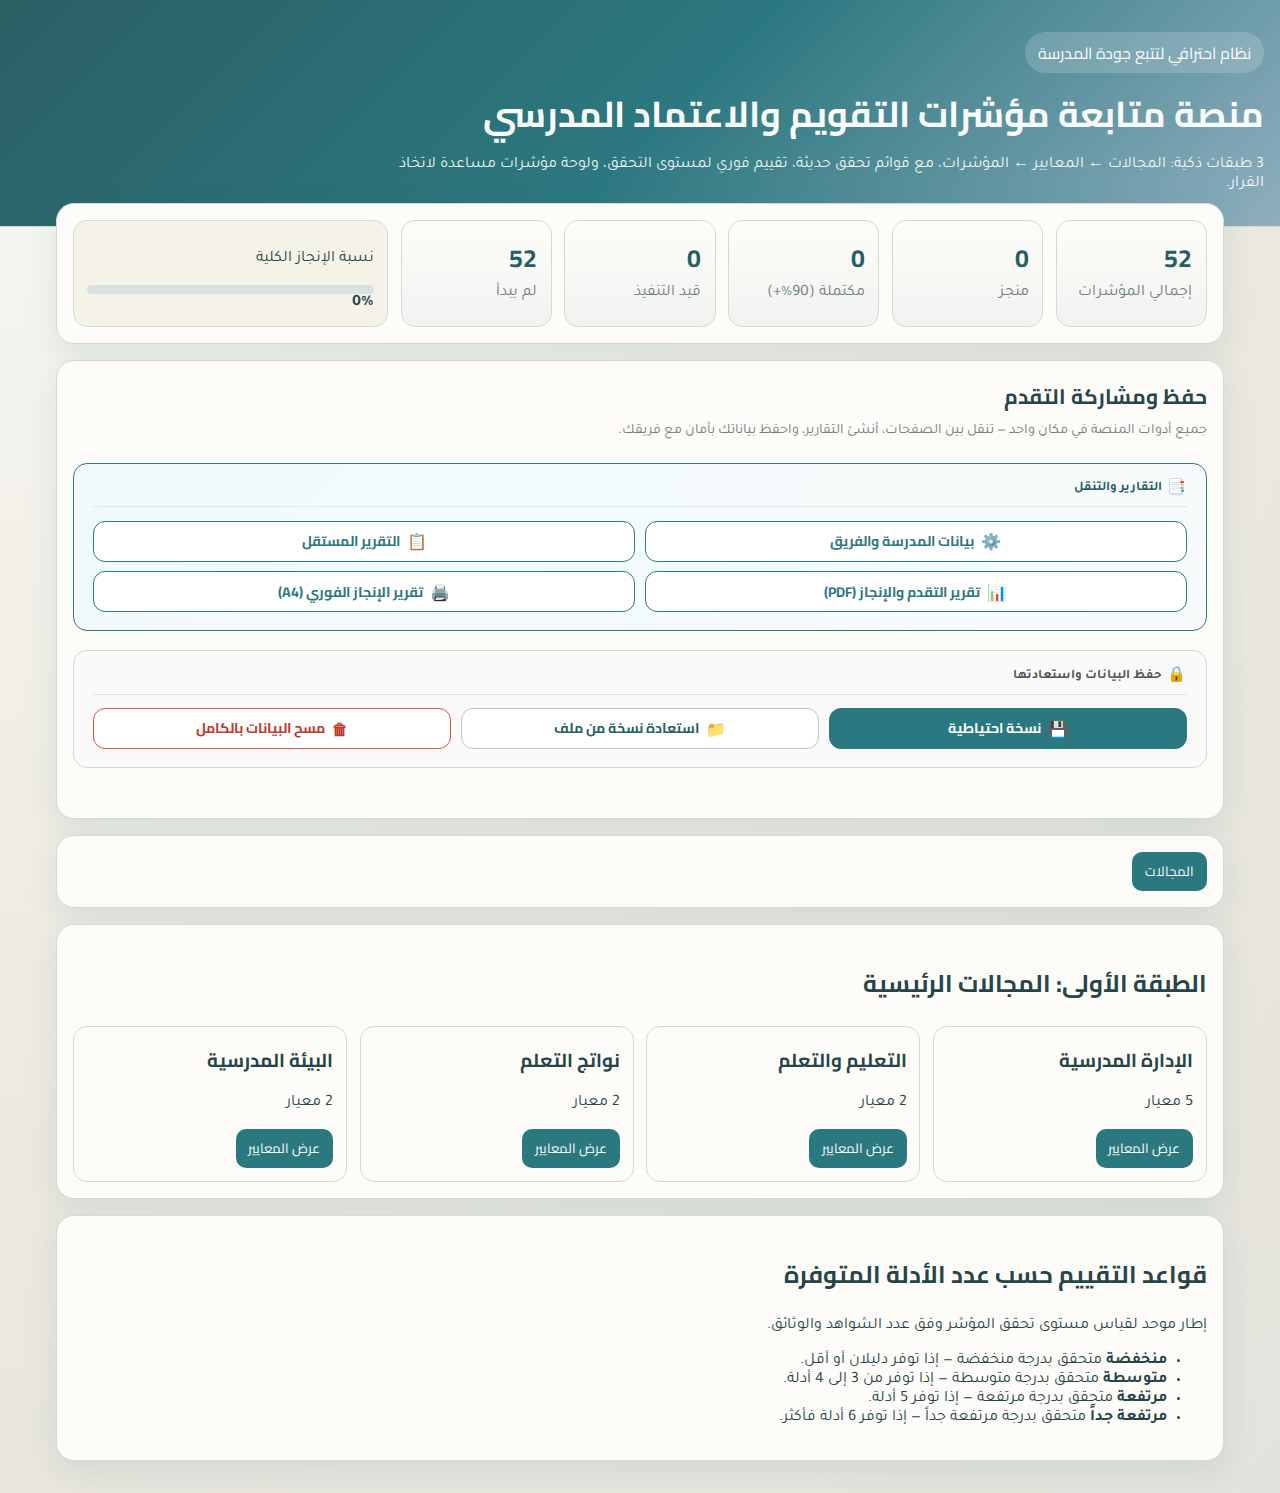
<file: index.html>
<!doctype html>
<html lang="ar" dir="rtl">
  <head>
    <meta charset="UTF-8" />
    <meta name="viewport" content="width=device-width, initial-scale=1.0" />
    <title>منصة متابعة مؤشرات التقويم والاعتماد المدرسي</title>
    <link rel="preconnect" href="https://fonts.googleapis.com" />
    <link rel="preconnect" href="https://fonts.gstatic.com" crossorigin />
    <link
      href="https://fonts.googleapis.com/css2?family=Cairo:wght@400;600;700;800&family=Tajawal:wght@300;400;500;700;800&display=swap"
      rel="stylesheet"
    />
    <link rel="stylesheet" href="styles.css" />
  </head>
  <body>
    <header class="hero">
      <div>
        <p class="tag">نظام احترافي لتتبع جودة المدرسة</p>
        <h1>منصة متابعة مؤشرات التقويم والاعتماد المدرسي</h1>
        <p class="subtitle">
          3 طبقات ذكية: المجالات ← المعايير ← المؤشرات، مع قوائم تحقق حديثة، تقييم فوري
          لمستوى التحقق، ولوحة مؤشرات مساعدة لاتخاذ القرار.
        </p>
      </div>
    </header>

    <main class="layout">
      <section class="card dashboard" id="dashboard"></section>
      <section class="card backup-panel" id="backup-panel"></section>
      <section class="card breadcrumbs" id="breadcrumbs"></section>
      <section class="card" id="list-view"></section>
      <section class="card" id="detail-view" hidden></section>

      <section class="card info-grid">
        <article class="evaluation-rules" aria-label="قواعد التقييم حسب عدد الأدلة">
          <header class="evaluation-rules-head">
            <h2>قواعد التقييم حسب عدد الأدلة المتوفرة</h2>
            <p>إطار موحد لقياس مستوى تحقق المؤشر وفق عدد الشواهد والوثائق.</p>
          </header>

          <ul class="levels levels-enhanced">
            <li class="level-item">
              <span class="level-badge">
                <span class="dot low"></span>
                <strong>منخفضة</strong>
              </span>
              <span class="level-text">متحقق بدرجة منخفضة — إذا توفر دليلان أو أقل.</span>
            </li>
            <li class="level-item">
              <span class="level-badge">
                <span class="dot med"></span>
                <strong>متوسطة</strong>
              </span>
              <span class="level-text">متحقق بدرجة متوسطة — إذا توفر من 3 إلى 4 أدلة.</span>
            </li>
            <li class="level-item">
              <span class="level-badge">
                <span class="dot high"></span>
                <strong>مرتفعة</strong>
              </span>
              <span class="level-text">متحقق بدرجة مرتفعة — إذا توفر 5 أدلة.</span>
            </li>
            <li class="level-item">
              <span class="level-badge">
                <span class="dot vhigh"></span>
                <strong>مرتفعة جداً</strong>
              </span>
              <span class="level-text">متحقق بدرجة مرتفعة جداً — إذا توفر 6 أدلة فأكثر.</span>
            </li>
          </ul>
        </article>
      </section>
    </main>

    <!-- ===== نافذة بيانات المدرسة والفريق ===== -->
    <div class="si-overlay" id="siOverlay">
      <div class="si-box">
        <div class="si-header">
          <h3 class="si-title">بيانات المدرسة والفريق</h3>
          <button class="si-close" id="siCloseBtn" type="button">&times;</button>
        </div>
        <div class="si-body">
          <div class="si-group">
            <label class="si-label" for="siSchoolName">اسم المدرسة</label>
            <input class="si-input" id="siSchoolName" type="text" placeholder="مثال: الابتدائية الخامسة" />
          </div>
          <div class="si-group">
            <label class="si-label" for="siRegion">الإدارة التعليمية / المنطقة</label>
            <input class="si-input" id="siRegion" type="text" placeholder="مثال: الإدارة العامة للتعليم بالمنطقة الشرقية" />
          </div>
          <div class="si-group">
            <label class="si-label" for="siPrincipal">اسم قائد/ة المدرسة</label>
            <input class="si-input" id="siPrincipal" type="text" placeholder="الاسم الكامل" />
          </div>
          <div class="si-group">
            <label class="si-label" for="siSupervisor">اسم مشرف/ة التميز (منسق الجودة)</label>
            <input class="si-input" id="siSupervisor" type="text" placeholder="الاسم الكامل" />
          </div>
          <div class="si-group">
            <label class="si-label" for="siTeam">أعضاء فريق التميز <span class="si-hint">(عضو في كل سطر)</span></label>
            <textarea class="si-textarea" id="siTeam" rows="5" placeholder="أدخل اسم كل عضو في سطر مستقل"></textarea>
          </div>
        </div>
        <div class="si-footer">
          <button class="si-btn si-btn-cancel" id="siCancelBtn" type="button">إلغاء</button>
          <button class="si-btn si-btn-save" id="siSaveBtn" type="button">حفظ البيانات</button>
        </div>
        <div class="si-status" id="siStatus"></div>
      </div>
    </div>

    <!-- ===== نافذة تحذير مسح البيانات ===== -->
    <div class="cd-overlay" id="cdOverlay" role="dialog" aria-modal="true" aria-labelledby="cdTitle">
      <div class="cd-box">
        <div class="cd-icon" aria-hidden="true">⚠️</div>
        <h3 class="cd-title" id="cdTitle">تحذير: مسح جميع البيانات</h3>
        <p class="cd-message">
          الموافقة على هذا الإجراء ستؤدي إلى <strong>حذف جميع بيانات المؤشرات والإدخالات</strong> بشكل نهائي ولا يمكن التراجع عنه.
          <br /><br />
          يُنصح بشدة <strong>أخذ نسخة احتياطية</strong> قبل المتابعة للحفاظ على بياناتك.
        </p>
        <div class="cd-footer">
          <button class="cd-btn cd-btn-backup" id="cdBackupBtn" type="button">💾 أخذ نسخة احتياطية</button>
          <button class="cd-btn cd-btn-cancel" id="cdCancelBtn" type="button">لا، إلغاء الأمر</button>
          <button class="cd-btn cd-btn-confirm" id="cdConfirmBtn" type="button">نعم، متأكد من حذف البيانات</button>
        </div>
      </div>
    </div>

    <script src="app.js"></script>
    <script>
    // ─── نافذة بيانات المدرسة ─────────────────────────────────
    (function() {
      var SKEY = "school-info";
      var RKEY = "accreditation-checklist-v3";
      var overlay = document.getElementById("siOverlay");
      var openBtn = document.getElementById("openSchoolInfoBtn");
      var closeBtn = document.getElementById("siCloseBtn");
      var cancelBtn = document.getElementById("siCancelBtn");
      var saveBtn = document.getElementById("siSaveBtn");
      var statusEl = document.getElementById("siStatus");

      var inpSchool = document.getElementById("siSchoolName");
      var inpRegion = document.getElementById("siRegion");
      var inpPrincipal = document.getElementById("siPrincipal");
      var inpSupervisor = document.getElementById("siSupervisor");
      var inpTeam = document.getElementById("siTeam");

      function openModal() {
        var info = {};
        try { info = JSON.parse(localStorage.getItem(SKEY) || "{}"); } catch(e) {}
        inpSchool.value = info.schoolName || "";
        inpRegion.value = info.regionName || "";
        inpPrincipal.value = info.principalName || "";
        inpSupervisor.value = info.supervisorName || "";
        inpTeam.value = Array.isArray(info.teamMembers) ? info.teamMembers.join("\n") : "";
        statusEl.textContent = "";
        overlay.classList.add("si-active");
        inpSchool.focus();
      }

      function closeModal() {
        overlay.classList.remove("si-active");
      }

      function saveData() {
        var members = inpTeam.value.split("\n").map(function(l) { return l.trim(); }).filter(function(l) { return l.length > 0; });
        var data = {
          schoolName: inpSchool.value.trim(),
          regionName: inpRegion.value.trim(),
          principalName: inpPrincipal.value.trim(),
          supervisorName: inpSupervisor.value.trim(),
          teamMembers: members
        };
        localStorage.setItem(SKEY, JSON.stringify(data));

        // تحديث بيانات التقرير القديم للتوافق
        var rStore = {};
        try { rStore = JSON.parse(localStorage.getItem(RKEY) || "{}"); } catch(e) {}
        if (data.schoolName) rStore.schoolName = data.schoolName;
        if (data.regionName) rStore.regionName = data.regionName;
        localStorage.setItem(RKEY, JSON.stringify(rStore));

        statusEl.textContent = "تم حفظ البيانات بنجاح. ستظهر في تقرير التقدم والإنجاز عند الطباعة.";
        setTimeout(closeModal, 1500);
      }

      if (openBtn) openBtn.addEventListener("click", openModal);
      window.openSchoolInfoModal = openModal;
      closeBtn.addEventListener("click", closeModal);
      cancelBtn.addEventListener("click", closeModal);
      saveBtn.addEventListener("click", saveData);
      overlay.addEventListener("click", function(e) { if (e.target === overlay) closeModal(); });
      document.addEventListener("keydown", function(e) { if (e.key === "Escape" && overlay.classList.contains("si-active")) closeModal(); });
    })();

    // ─── نافذة تأكيد مسح البيانات ─────────────────────────────────
    (function() {
      var cdOverlay = document.getElementById("cdOverlay");
      var cdCancelBtn = document.getElementById("cdCancelBtn");
      var cdConfirmBtn = document.getElementById("cdConfirmBtn");
      var cdBackupBtn = document.getElementById("cdBackupBtn");

      cdCancelBtn.addEventListener("click", function() {
        closeClearDataModal();
      });

      cdConfirmBtn.addEventListener("click", function() {
        clearAllData();
      });

      cdBackupBtn.addEventListener("click", function() {
        downloadBackupFile();
      });

      cdOverlay.addEventListener("click", function(e) {
        if (e.target === cdOverlay) closeClearDataModal();
      });

      document.addEventListener("keydown", function(e) {
        if (e.key === "Escape" && cdOverlay.classList.contains("cd-active")) closeClearDataModal();
      });
    })();
    </script>
  </body>
</html>
</file>
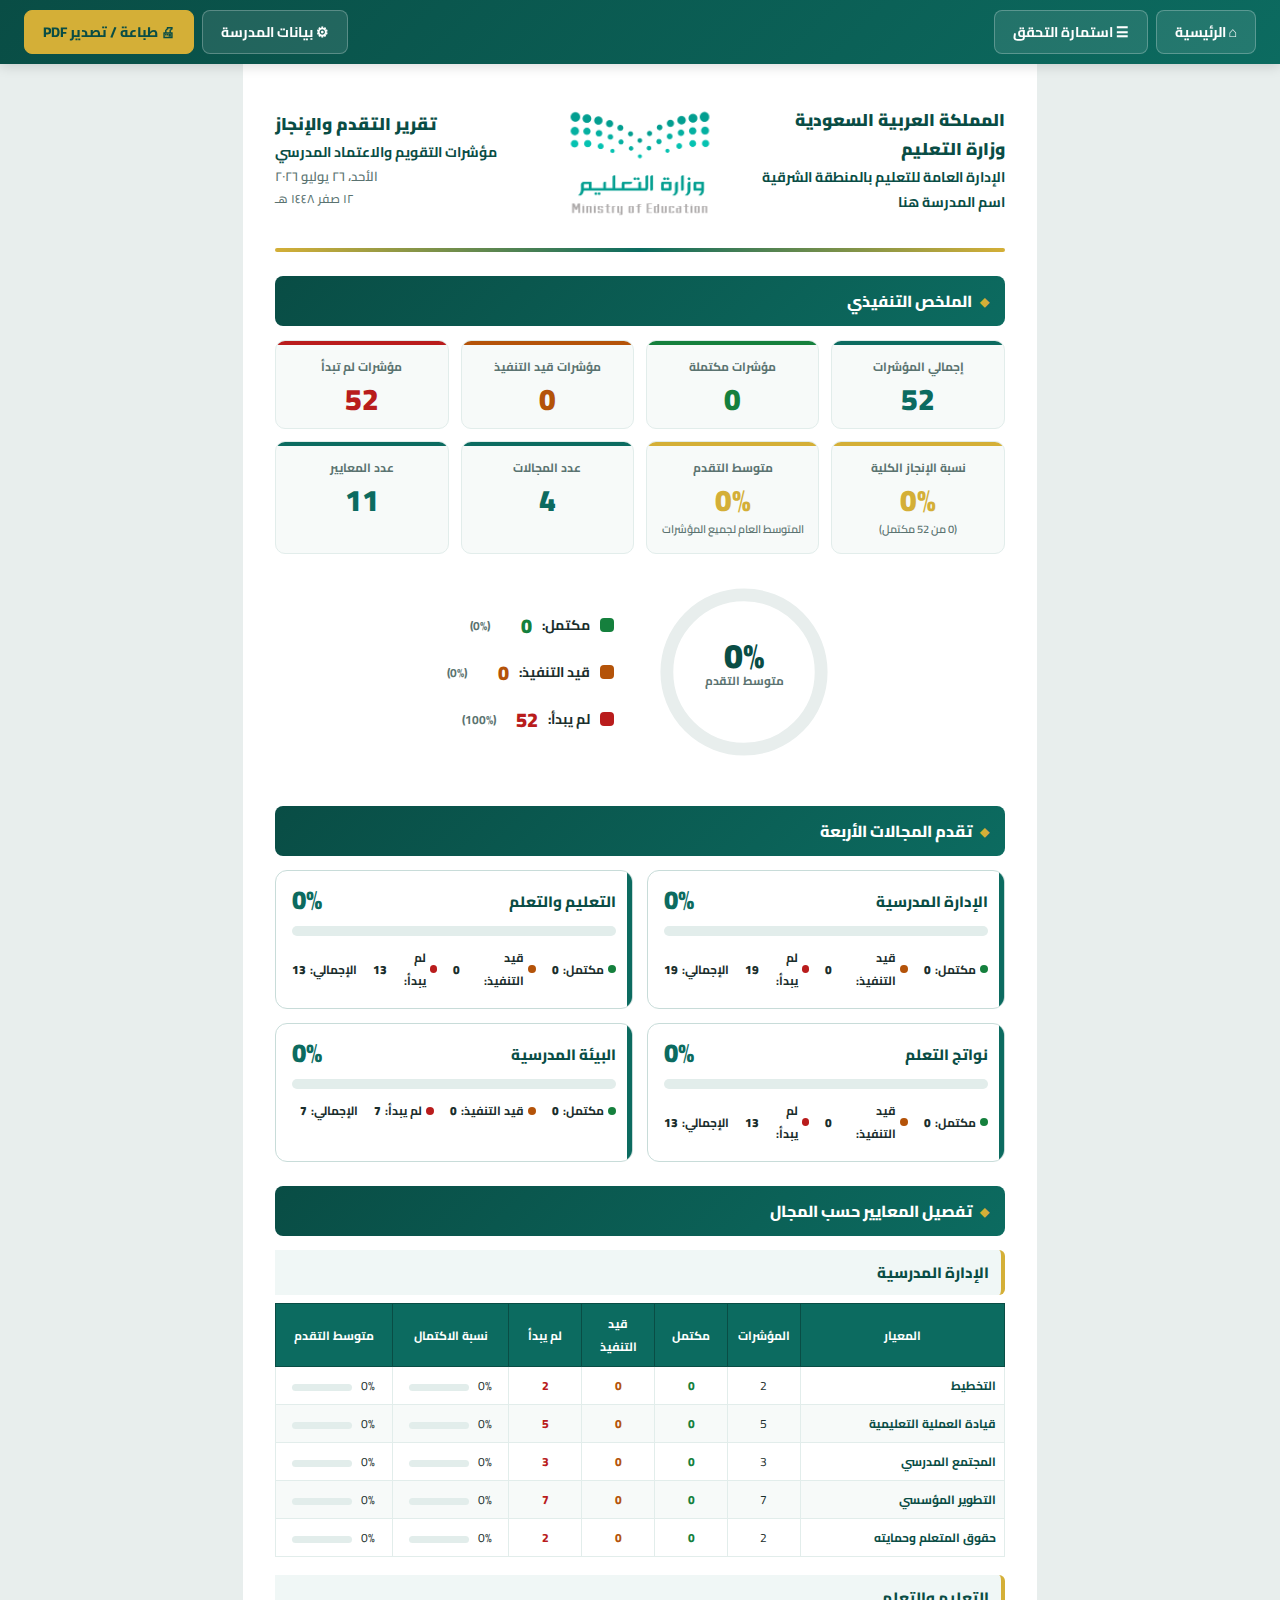
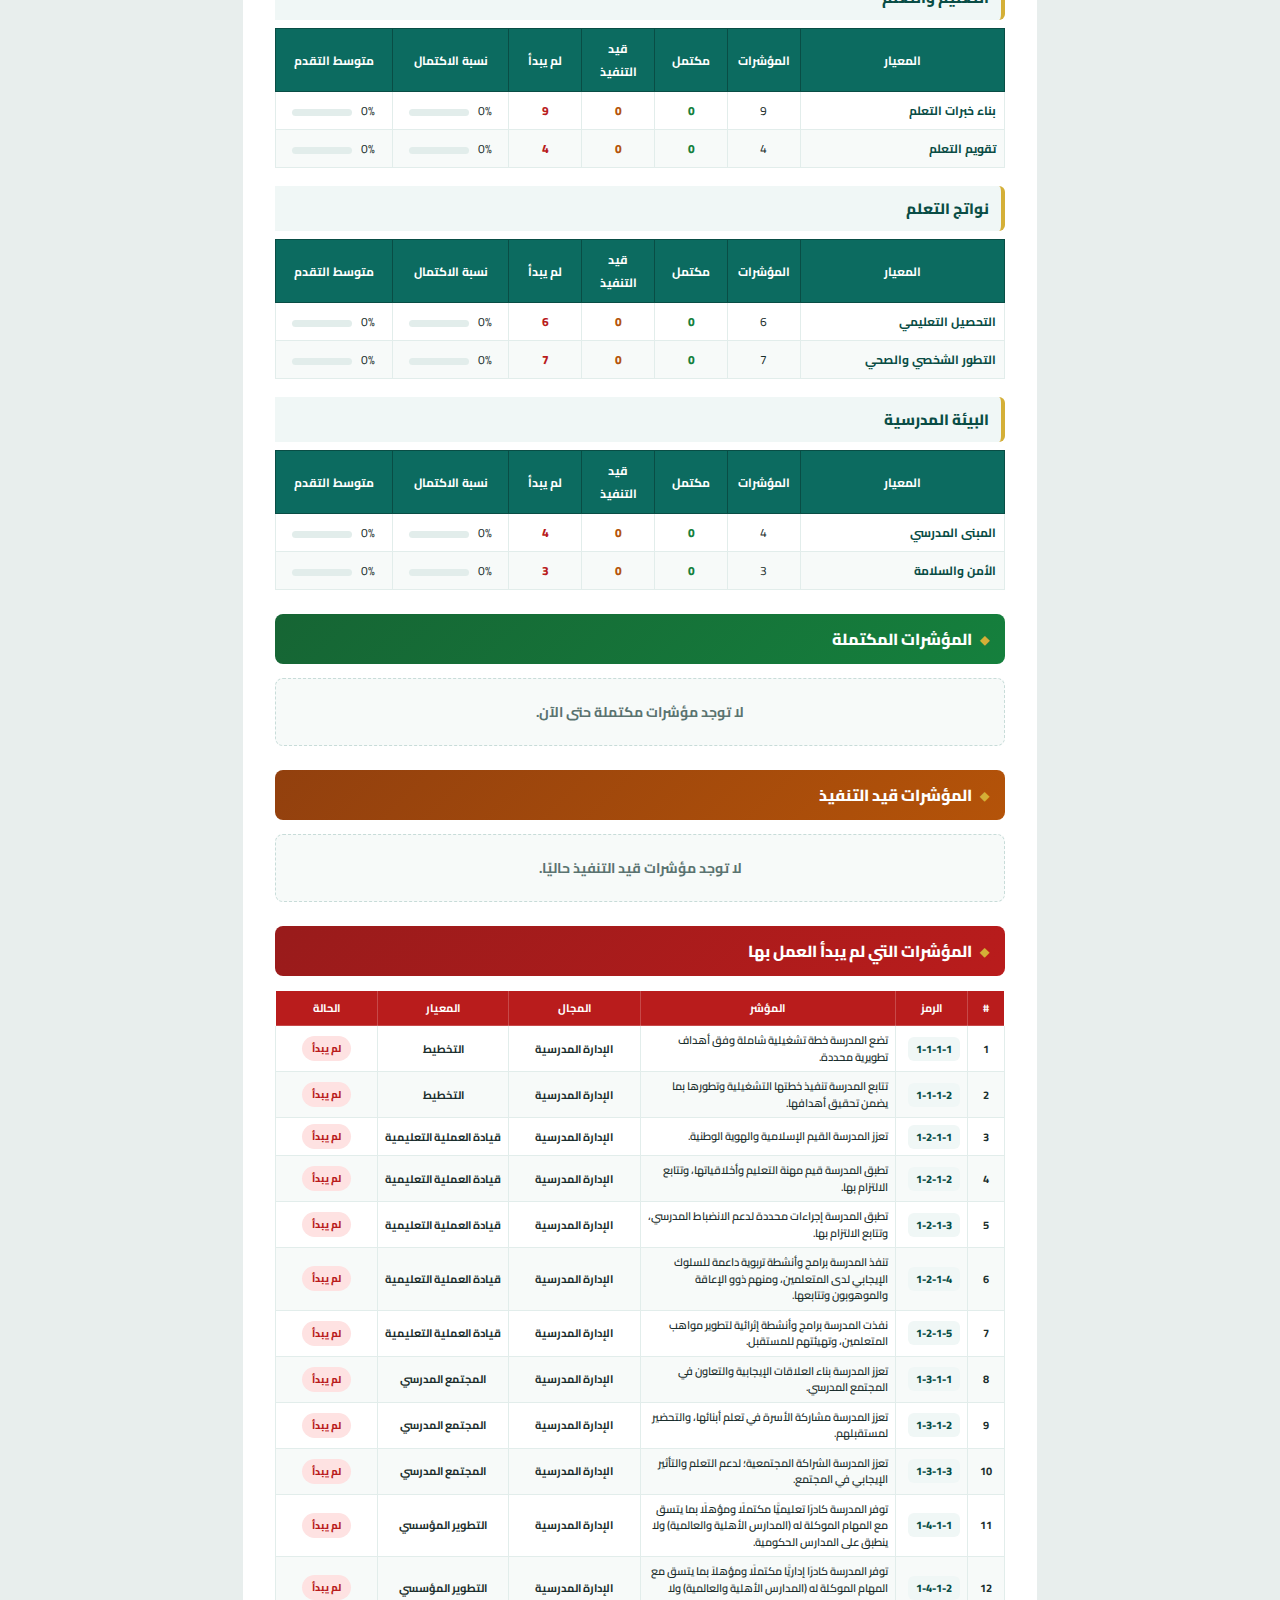
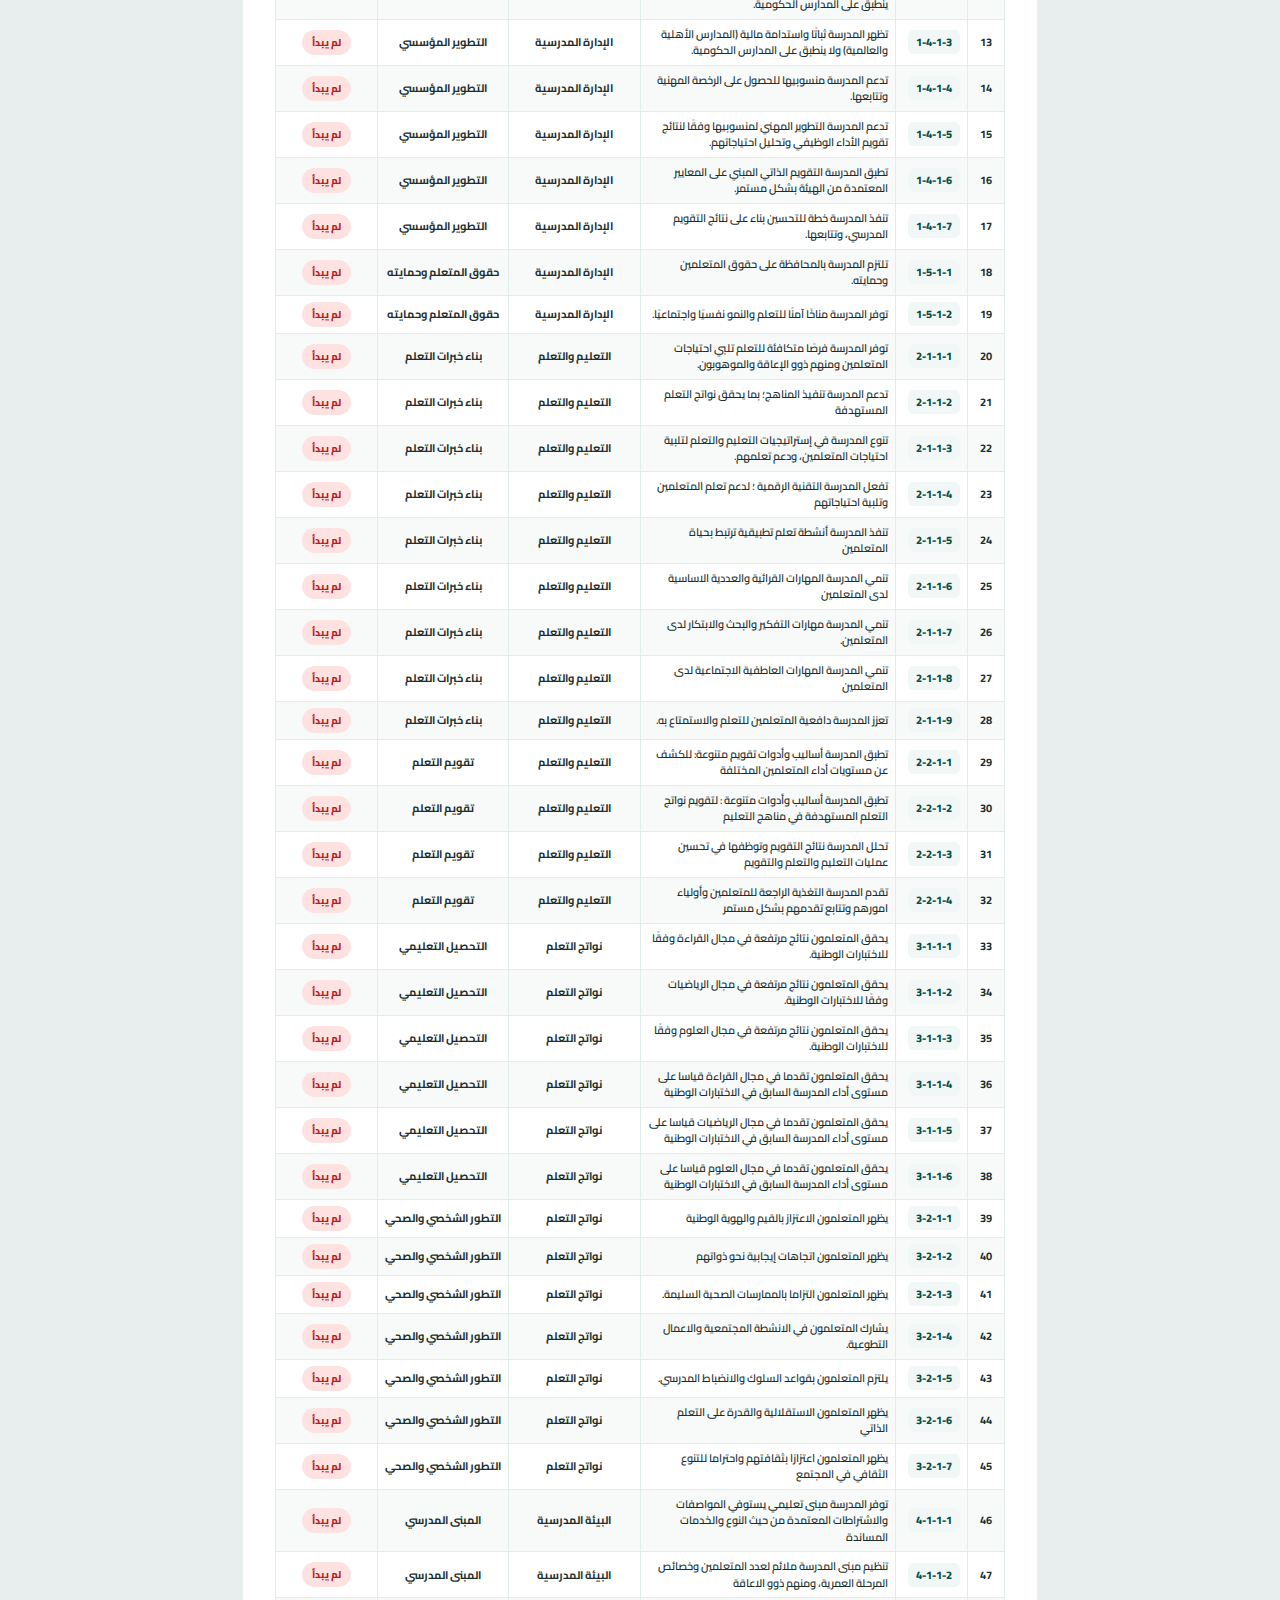
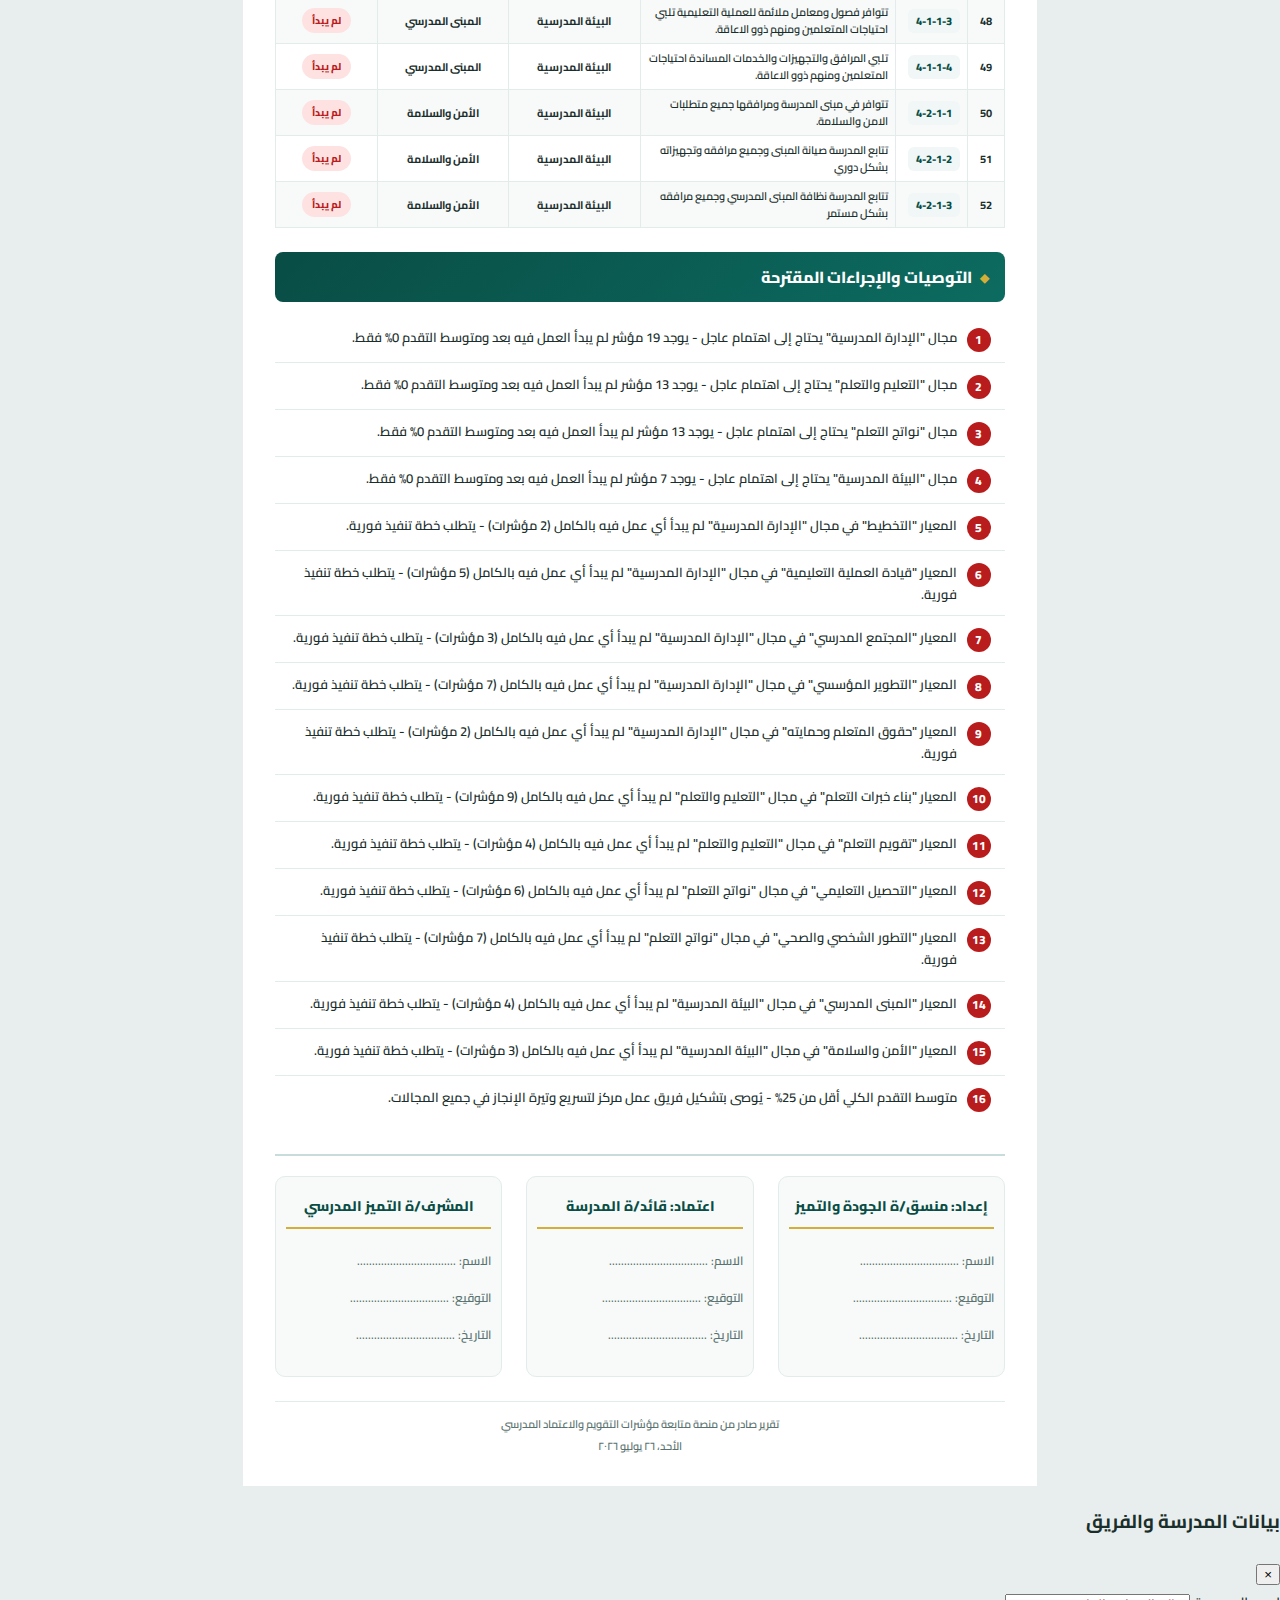
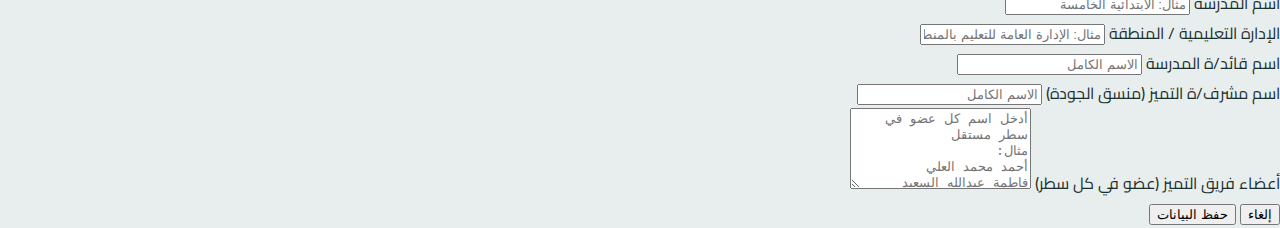
<file: progress-report.html>
<!doctype html>
<html lang="ar" dir="rtl">
  <head>
    <meta charset="UTF-8" />
    <meta name="viewport" content="width=device-width, initial-scale=1.0" />
    <title>تقرير التقدم والإنجاز | الاعتماد المدرسي</title>
    <link rel="preconnect" href="https://fonts.googleapis.com" />
    <link rel="preconnect" href="https://fonts.gstatic.com" crossorigin />
    <link
      href="https://fonts.googleapis.com/css2?family=Cairo:wght@400;600;700;800;900&family=Tajawal:wght@300;400;500;700;800&display=swap"
      rel="stylesheet"
    />
    <link rel="stylesheet" href="progress-report.css" />
  </head>
  <body>
    <!-- شريط الأدوات - لا يظهر عند الطباعة -->
    <nav class="toolbar noprint" id="toolbar">
      <div class="toolbar-right">
        <a class="tool-btn home-btn" href="index.html" title="الرئيسية">&#8962; الرئيسية</a>
        <a class="tool-btn" href="report.html" title="استمارة التحقق">&#9776; استمارة التحقق</a>
      </div>
      <div class="toolbar-left">
        <button class="tool-btn settings-btn" id="schoolInfoBtn" type="button">&#9881; بيانات المدرسة</button>
        <button class="tool-btn primary" id="printBtn" type="button">&#128424; طباعة / تصدير PDF</button>
      </div>
    </nav>

    <!-- صفحة التقرير -->
    <main class="report-page" id="reportPage">

      <!-- ===== الكليشة / الترويسة ===== -->
      <header class="letterhead">
        <div class="lh-col lh-right">
          <p class="lh-line lh-big">المملكة العربية السعودية</p>
          <p class="lh-line lh-big">وزارة التعليم</p>
          <p class="lh-line" id="regionDisplay">الإدارة العامة للتعليم بالمنطقة الشرقية</p>
          <p class="lh-line" id="schoolDisplay">اسم المدرسة هنا</p>
        </div>
        <div class="lh-col lh-center">
          <img class="lh-logo" src="وزارة التعليم.png" alt="شعار وزارة التعليم" />
        </div>
        <div class="lh-col lh-left">
          <p class="lh-line lh-big">تقرير التقدم والإنجاز</p>
          <p class="lh-line">مؤشرات التقويم والاعتماد المدرسي</p>
          <p class="lh-line lh-date" id="reportDate"></p>
          <p class="lh-line lh-hijri" id="reportDateHijri"></p>
        </div>
      </header>
      <div class="lh-divider"></div>

      <!-- ===== الملخص التنفيذي ===== -->
      <section class="exec-summary">
        <h2 class="section-heading"><span class="sh-icon">&#9670;</span> الملخص التنفيذي</h2>
        <div class="summary-grid" id="summaryGrid">
          <!-- يتم ملؤها بالجافاسكربت -->
        </div>
      </section>

      <!-- ===== مؤشر الإنجاز الكلي ===== -->
      <section class="overall-progress-section">
        <div class="overall-ring-wrap" id="overallRing">
          <!-- SVG ring -->
        </div>
        <div class="overall-details" id="overallDetails">
          <!-- legend items -->
        </div>
      </section>

      <!-- ===== تقدم المجالات ===== -->
      <section class="domains-section">
        <h2 class="section-heading"><span class="sh-icon">&#9670;</span> تقدم المجالات الأربعة</h2>
        <div class="domains-grid" id="domainsGrid">
          <!-- domain cards -->
        </div>
      </section>

      <!-- ===== تقدم المعايير ===== -->
      <section class="standards-section">
        <h2 class="section-heading"><span class="sh-icon">&#9670;</span> تفصيل المعايير حسب المجال</h2>
        <div id="standardsContent">
          <!-- standards tables per domain -->
        </div>
      </section>

      <!-- ===== المؤشرات المكتملة ===== -->
      <section class="indicators-section">
        <h2 class="section-heading completed-heading"><span class="sh-icon">&#9670;</span> المؤشرات المكتملة</h2>
        <div id="completedIndicators"></div>
      </section>

      <!-- ===== المؤشرات قيد التنفيذ ===== -->
      <section class="indicators-section">
        <h2 class="section-heading inprogress-heading"><span class="sh-icon">&#9670;</span> المؤشرات قيد التنفيذ</h2>
        <div id="inProgressIndicators"></div>
      </section>

      <!-- ===== المؤشرات التي لم تبدأ ===== -->
      <section class="indicators-section">
        <h2 class="section-heading notstarted-heading"><span class="sh-icon">&#9670;</span> المؤشرات التي لم يبدأ العمل بها</h2>
        <div id="notStartedIndicators"></div>
      </section>

      <!-- ===== التوصيات ===== -->
      <section class="recommendations-section">
        <h2 class="section-heading"><span class="sh-icon">&#9670;</span> التوصيات والإجراءات المقترحة</h2>
        <div id="recommendations"></div>
      </section>

      <!-- ===== فريق التميز ===== -->
      <section class="team-section" id="teamSection">
        <!-- يتم ملؤها بالجافاسكربت -->
      </section>

      <!-- ===== التوقيعات ===== -->
      <section class="signatures-section" id="signaturesSection">
        <div class="sig-box">
          <p class="sig-role">إعداد: منسق/ة الجودة والتميز</p>
          <p class="sig-name" id="sigSupervisor">الاسم: .................................</p>
          <p class="sig-sign">التوقيع: .................................</p>
          <p class="sig-date-line">التاريخ: .................................</p>
        </div>
        <div class="sig-box">
          <p class="sig-role">اعتماد: قائد/ة المدرسة</p>
          <p class="sig-name" id="sigPrincipal">الاسم: .................................</p>
          <p class="sig-sign">التوقيع: .................................</p>
          <p class="sig-date-line">التاريخ: .................................</p>
        </div>
        <div class="sig-box">
          <p class="sig-role">المشرف/ة التميز المدرسي</p>
          <p class="sig-name">الاسم: .................................</p>
          <p class="sig-sign">التوقيع: .................................</p>
          <p class="sig-date-line">التاريخ: .................................</p>
        </div>
      </section>

      <!-- ===== التذييل ===== -->
      <footer class="report-footer">
        <p>تقرير صادر من منصة متابعة مؤشرات التقويم والاعتماد المدرسي</p>
        <p id="footerDate"></p>
      </footer>

    </main>

    <!-- ===== نافذة بيانات المدرسة ===== -->
    <div class="modal-overlay" id="schoolInfoModal">
      <div class="modal-box">
        <div class="modal-header">
          <h3 class="modal-title">بيانات المدرسة والفريق</h3>
          <button class="modal-close" id="modalCloseBtn" type="button">&times;</button>
        </div>
        <div class="modal-body">
          <div class="form-group">
            <label class="form-label" for="inpSchoolName">اسم المدرسة</label>
            <input class="form-input" id="inpSchoolName" type="text" placeholder="مثال: الابتدائية الخامسة" />
          </div>
          <div class="form-group">
            <label class="form-label" for="inpRegion">الإدارة التعليمية / المنطقة</label>
            <input class="form-input" id="inpRegion" type="text" placeholder="مثال: الإدارة العامة للتعليم بالمنطقة الشرقية" />
          </div>
          <div class="form-group">
            <label class="form-label" for="inpPrincipal">اسم قائد/ة المدرسة</label>
            <input class="form-input" id="inpPrincipal" type="text" placeholder="الاسم الكامل" />
          </div>
          <div class="form-group">
            <label class="form-label" for="inpSupervisor">اسم مشرف/ة التميز (منسق الجودة)</label>
            <input class="form-input" id="inpSupervisor" type="text" placeholder="الاسم الكامل" />
          </div>
          <div class="form-group">
            <label class="form-label" for="inpTeamMembers">أعضاء فريق التميز <span class="form-hint">(عضو في كل سطر)</span></label>
            <textarea class="form-textarea" id="inpTeamMembers" rows="5" placeholder="أدخل اسم كل عضو في سطر مستقل&#10;مثال:&#10;أحمد محمد العلي&#10;فاطمة عبدالله السعيد&#10;نورة خالد الشمري"></textarea>
          </div>
        </div>
        <div class="modal-footer">
          <button class="modal-btn cancel" id="modalCancelBtn" type="button">إلغاء</button>
          <button class="modal-btn save" id="modalSaveBtn" type="button">حفظ البيانات</button>
        </div>
      </div>
    </div>

    <script src="progress-report.js"></script>
  </body>
</html>
</file>
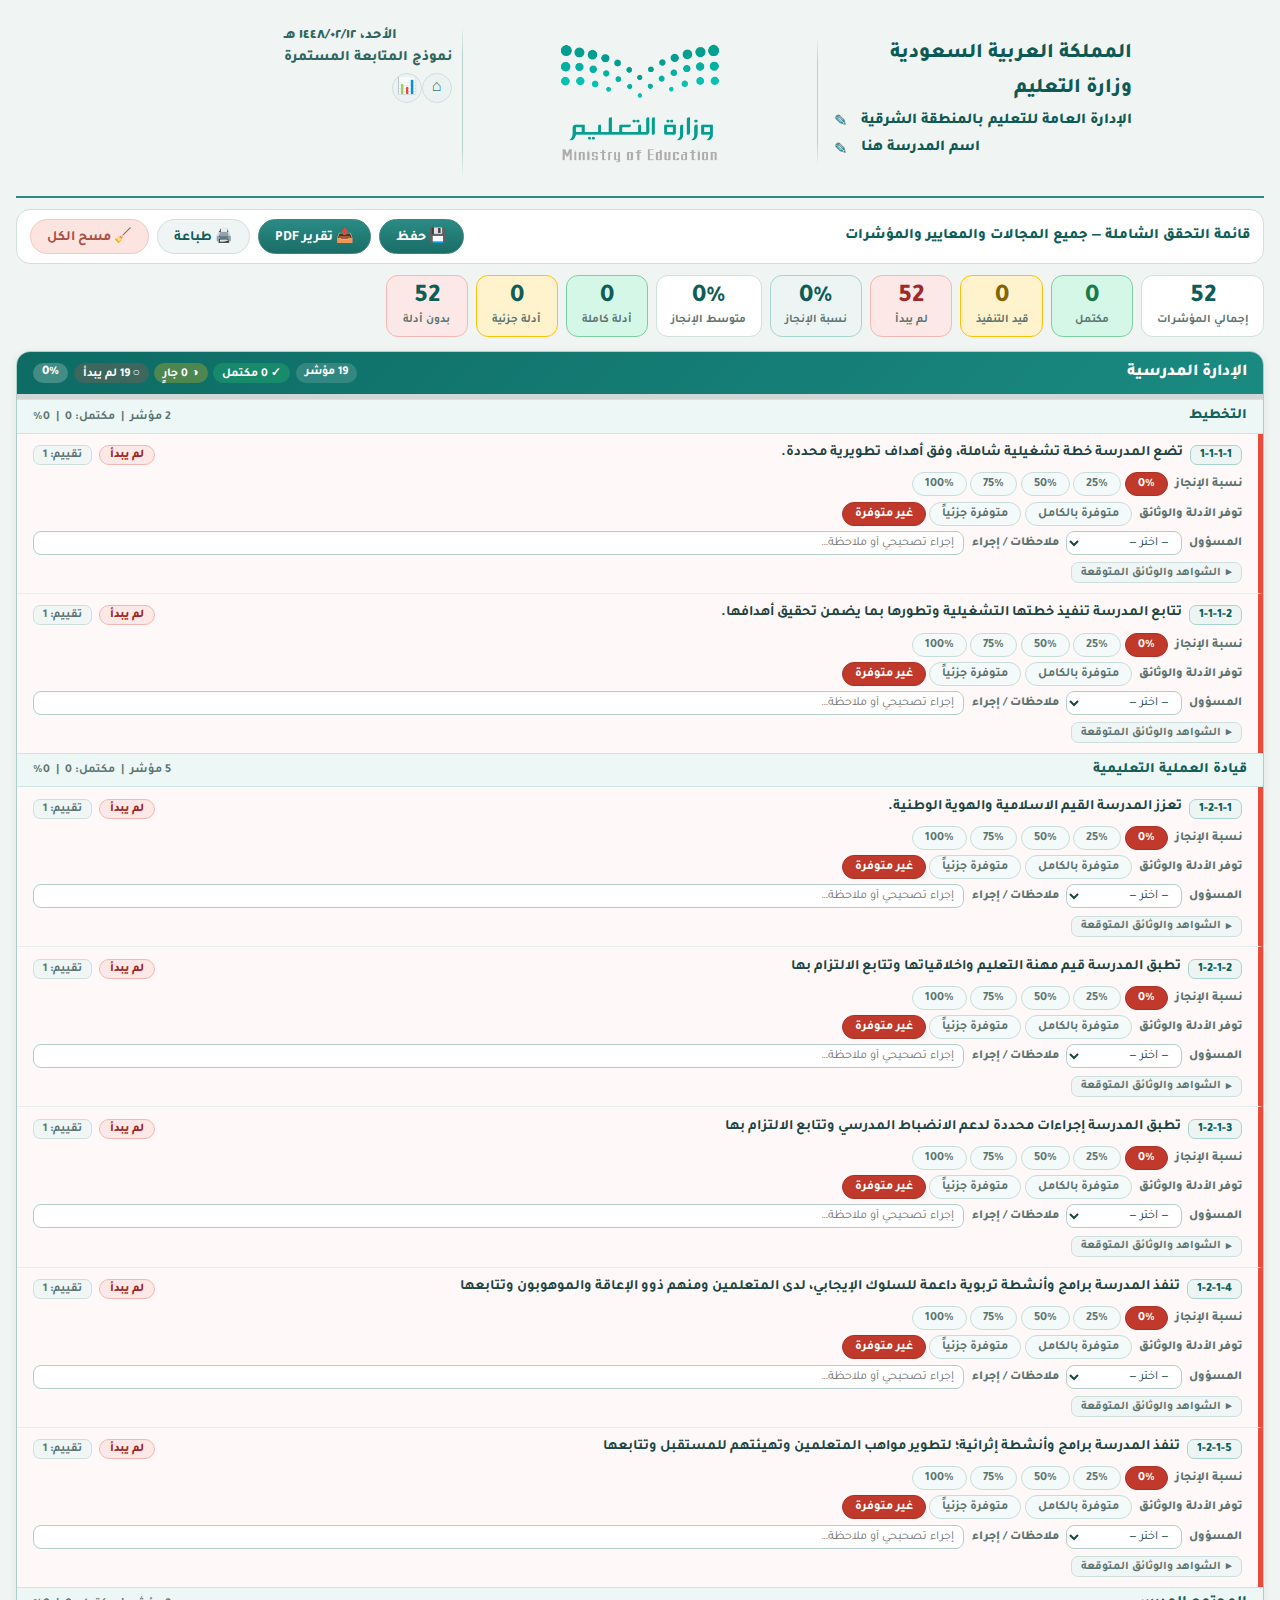
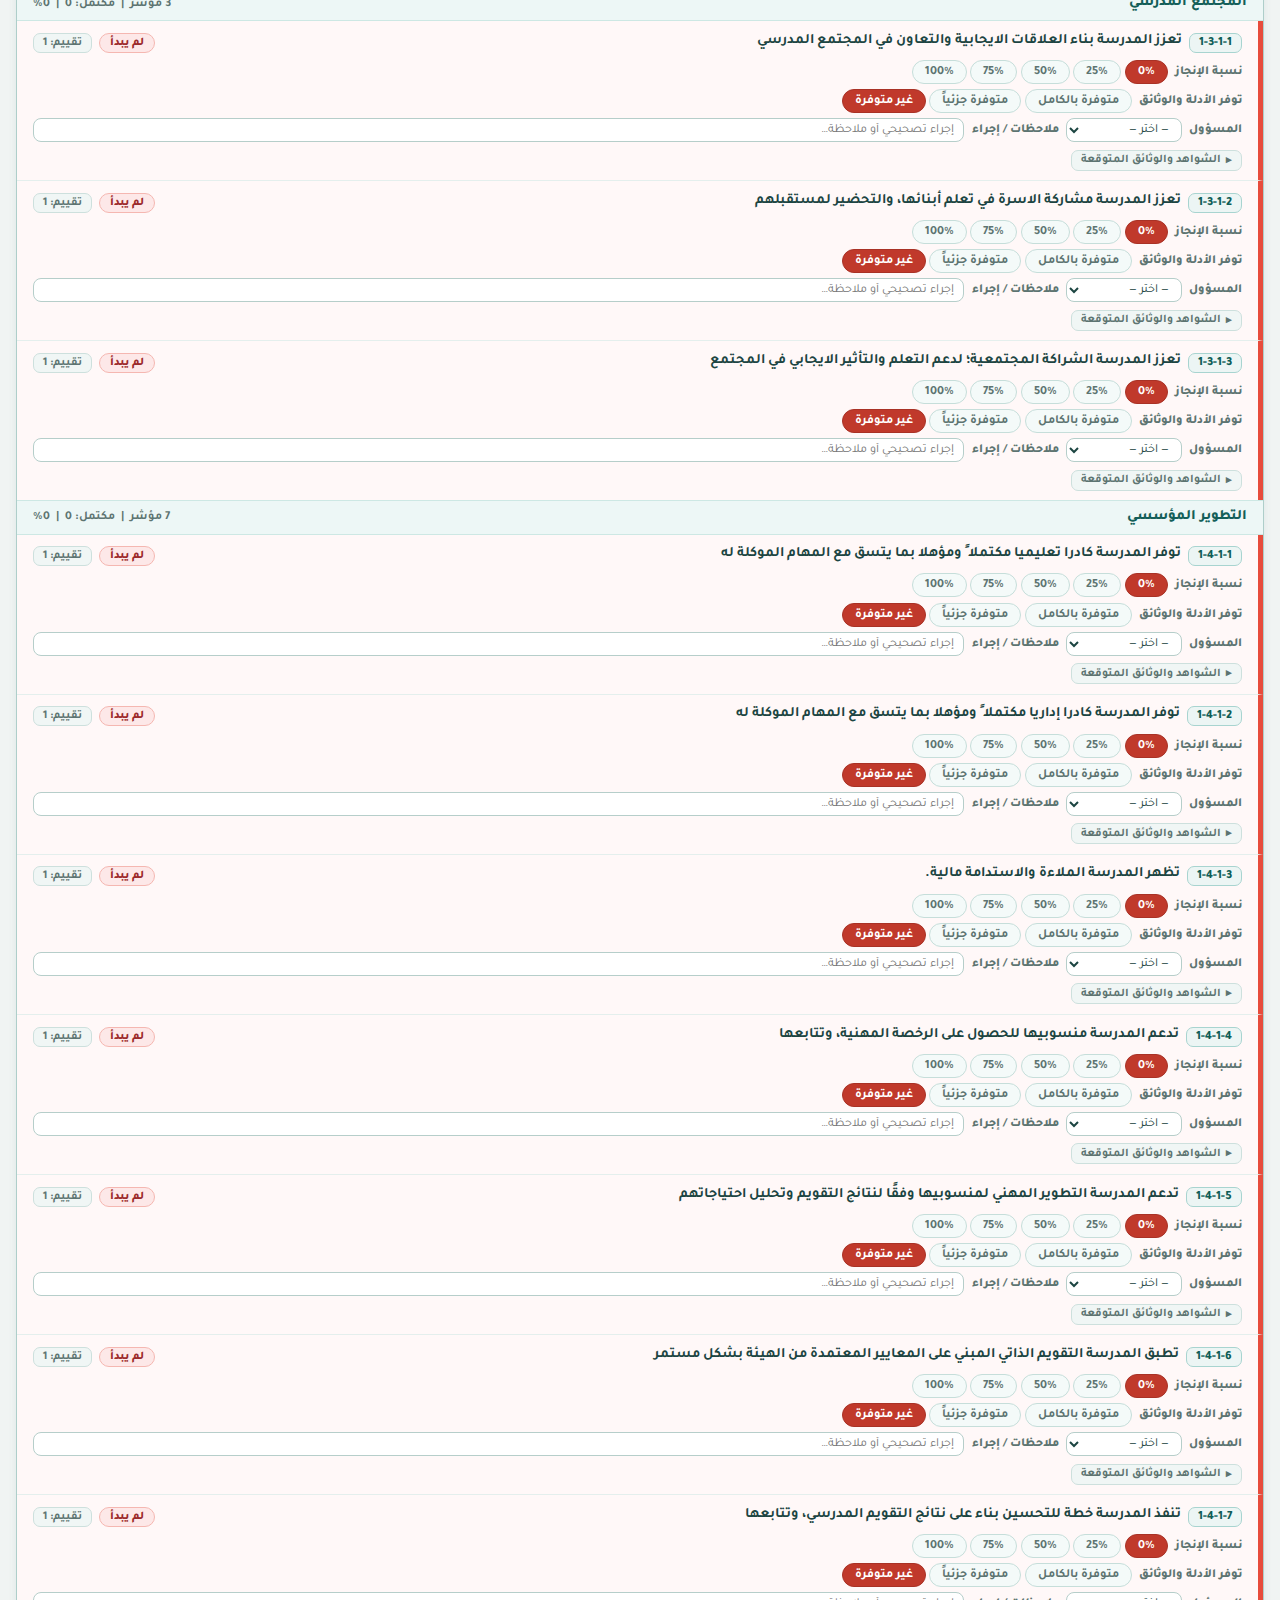
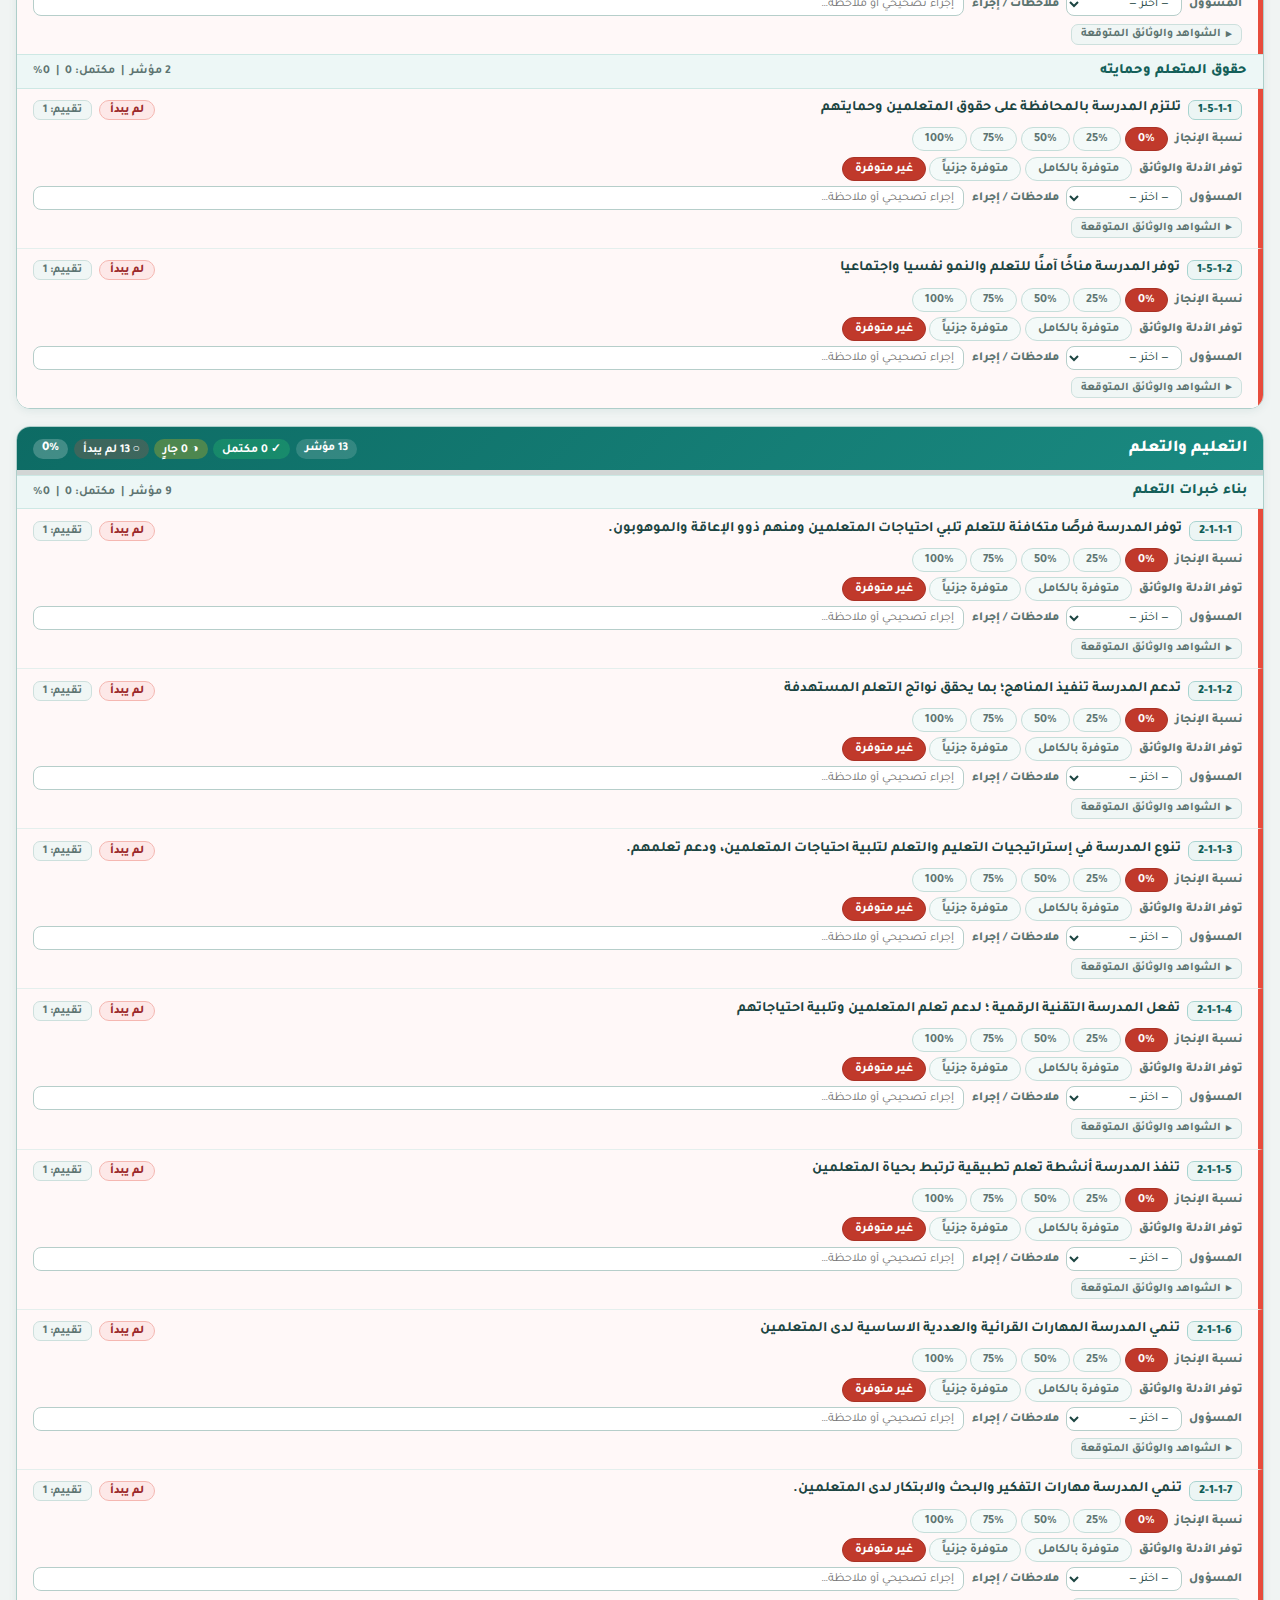
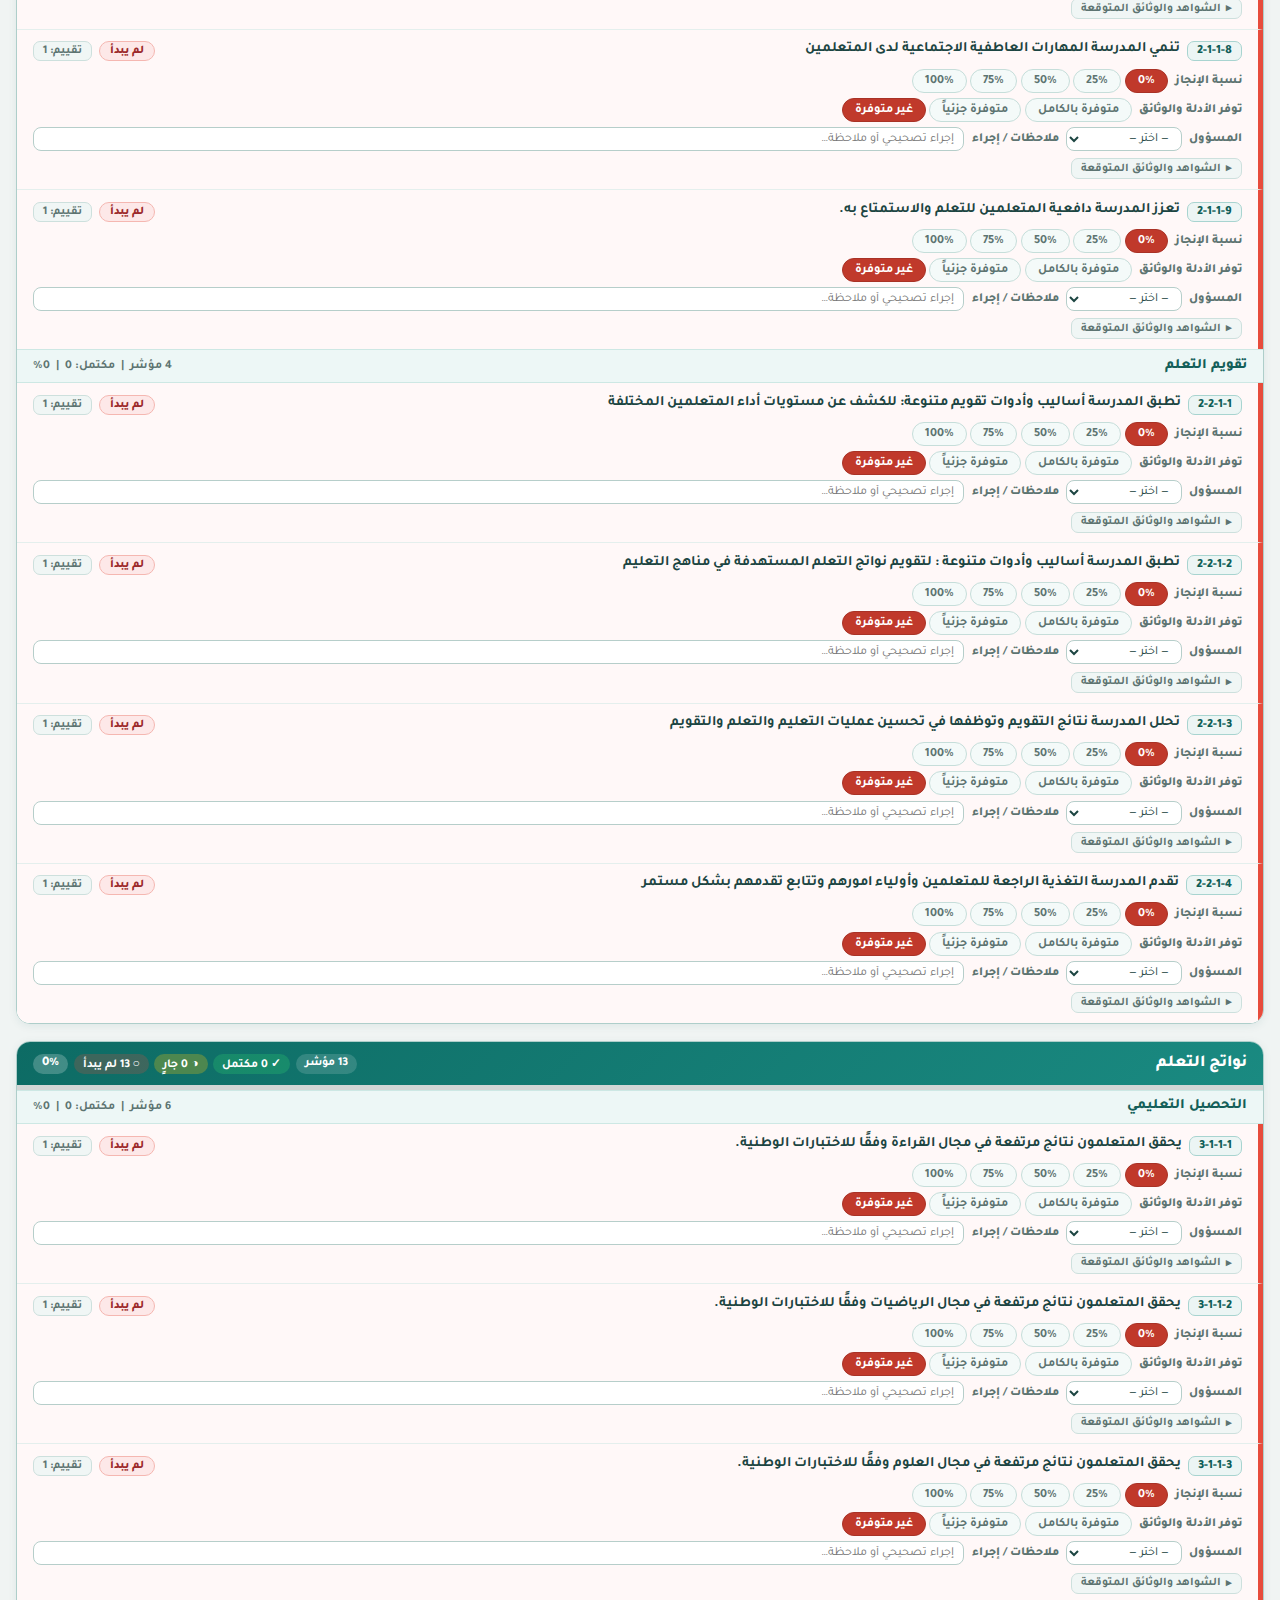
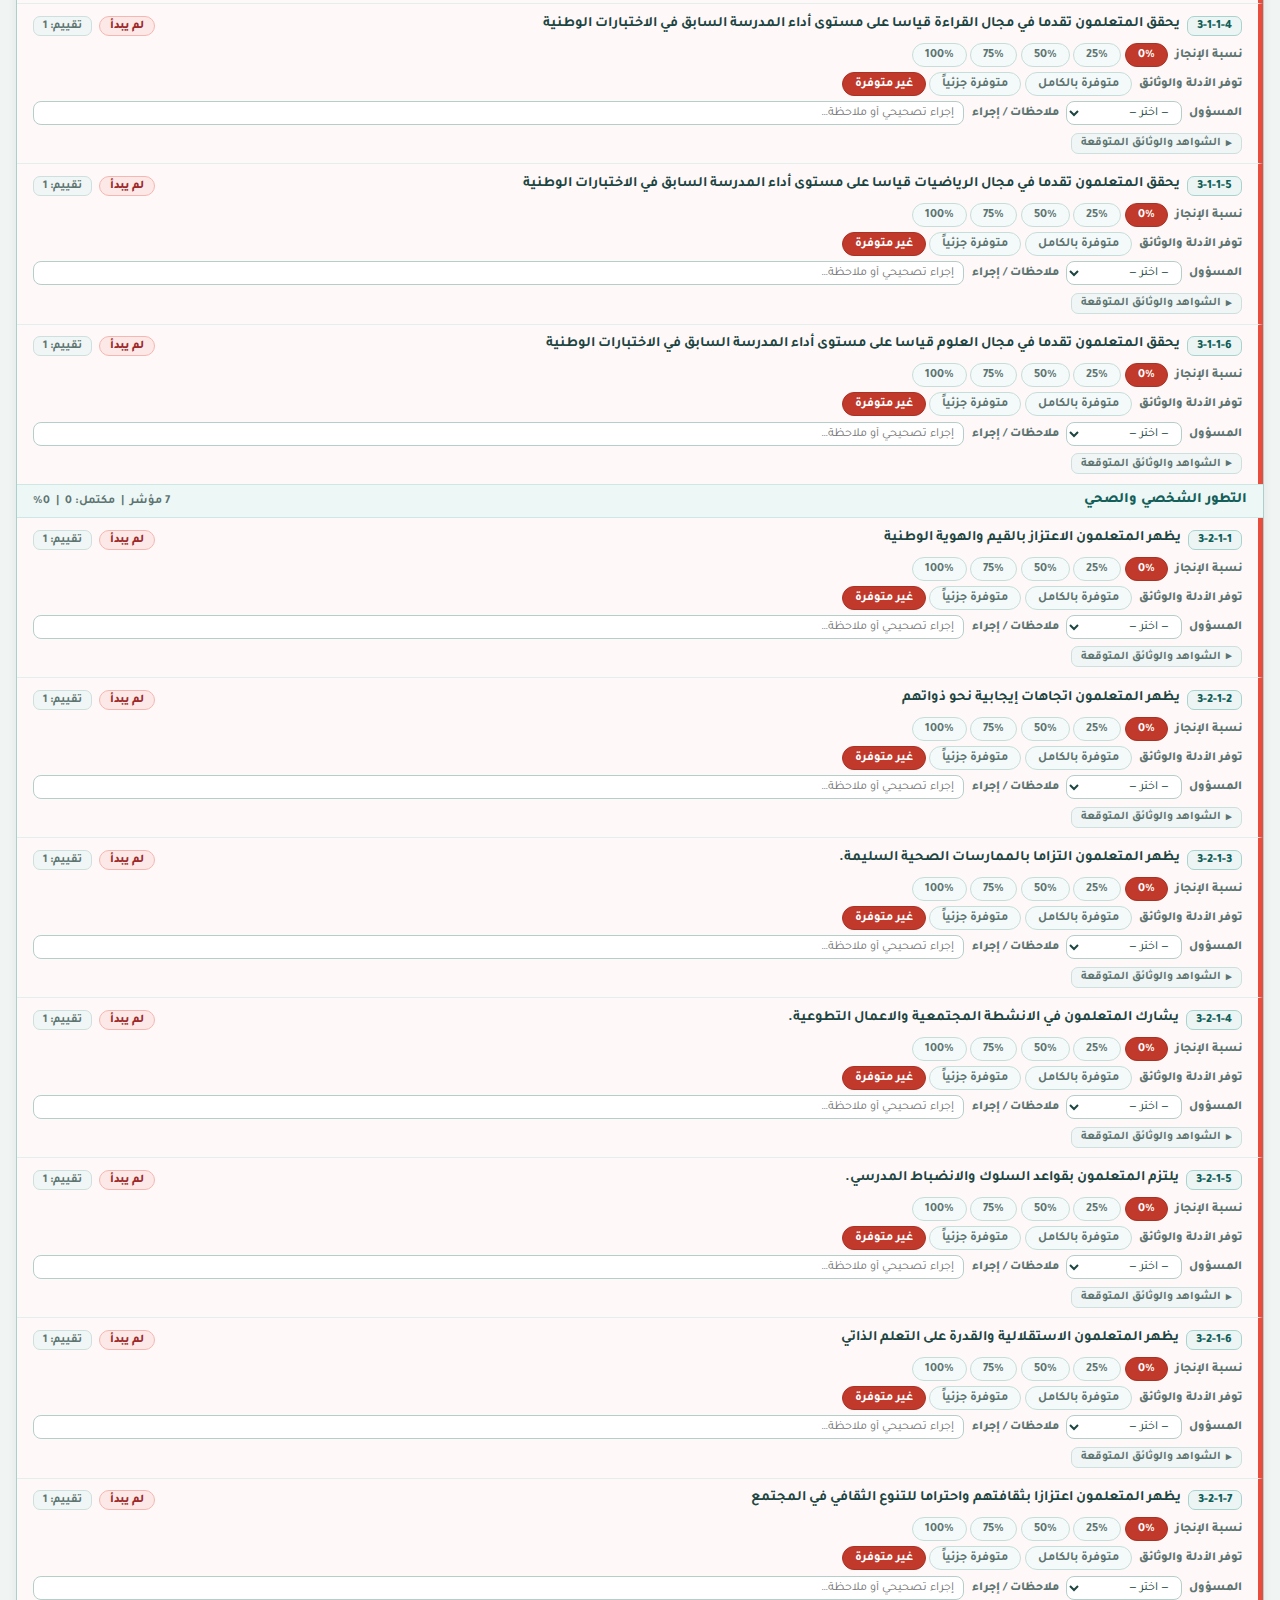
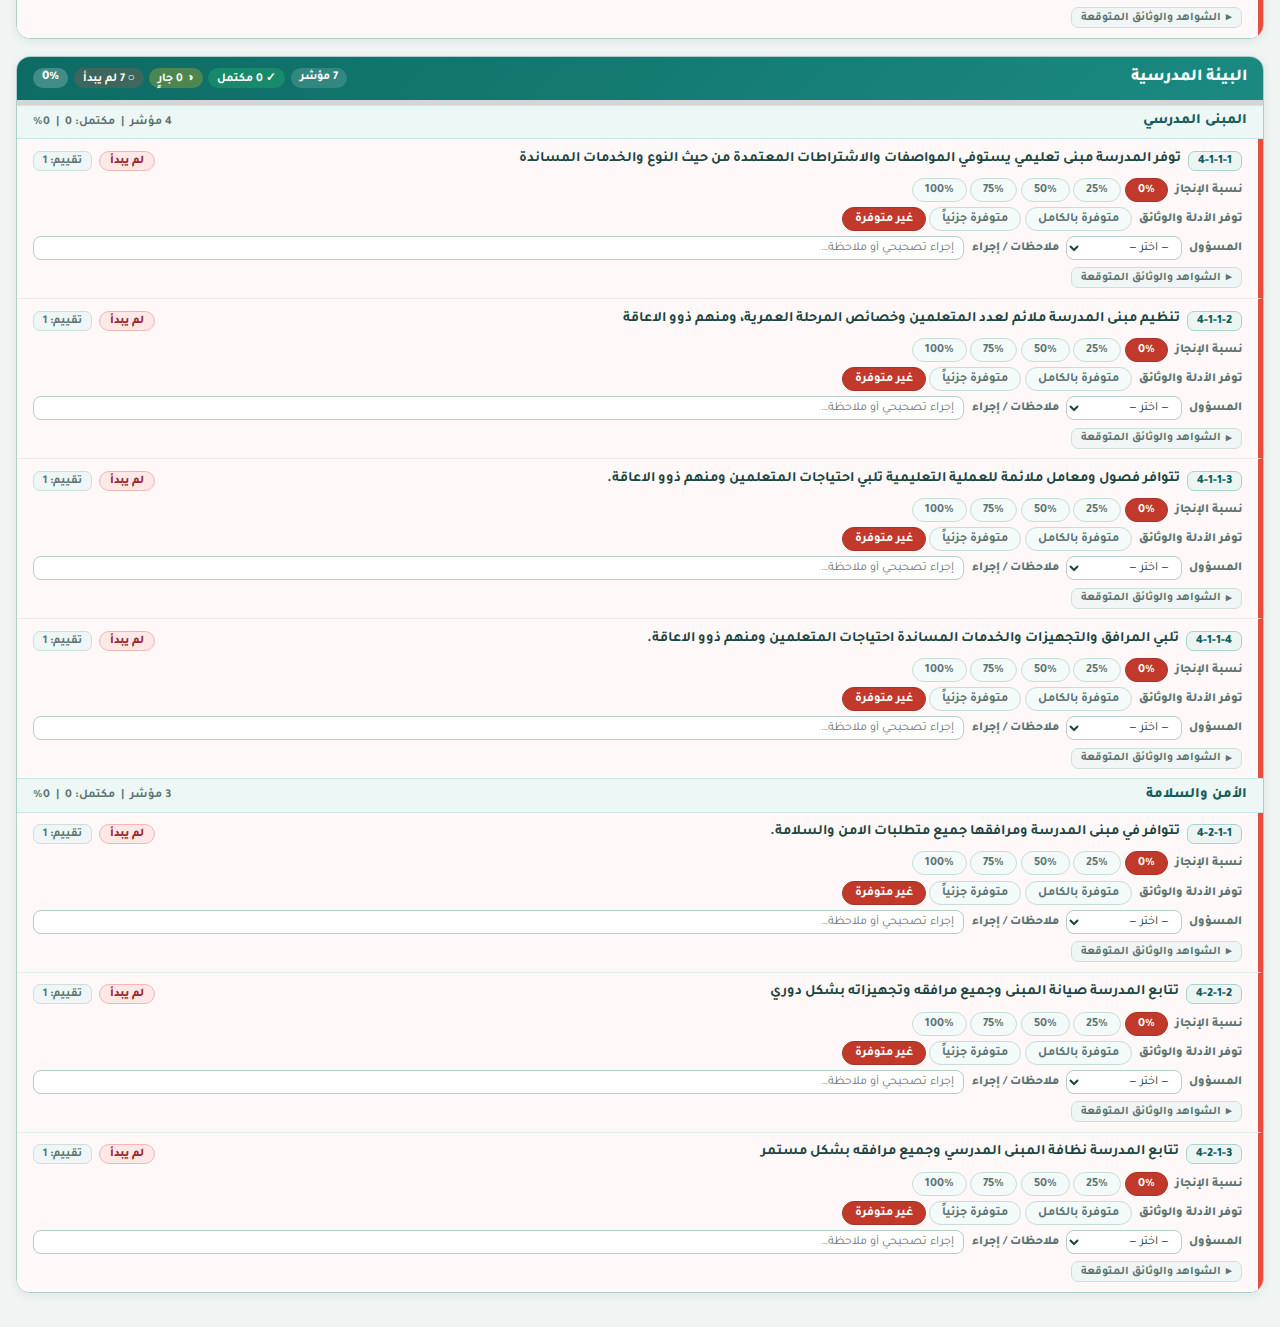
<file: report.html>
<!doctype html>
<html lang="ar" dir="rtl">
  <head>
    <meta charset="UTF-8" />
    <meta name="viewport" content="width=device-width, initial-scale=1.0" />
    <title>قائمة التحقق | تقرير الاعتماد المدرسي</title>
    <link rel="preconnect" href="https://fonts.googleapis.com" />
    <link rel="preconnect" href="https://fonts.gstatic.com" crossorigin />
    <link
      href="https://fonts.googleapis.com/css2?family=Tajawal:wght@400;500;700;800&display=swap"
      rel="stylesheet"
    />
    <link rel="stylesheet" href="report.css" />
  </head>
  <body>
    <main class="page">
      <header class="header">
        <section class="hcol left-col">
          <p class="line" id="todayLine"></p>
          <p class="line">نموذج المتابعة المستمرة</p>
          <div class="header-actions">
            <a class="round-btn" href="index.html" title="العودة للرئيسية">⌂</a>
            <a class="round-btn" href="progress-report.html" title="تقرير التقدم والإنجاز">📊</a>
          </div>
        </section>

        <section class="logo-wrap" aria-label="شعار وزارة التعليم">
          <img class="moe-logo" src="وزارة التعليم.png" alt="شعار وزارة التعليم" />
        </section>

        <section class="hcol header-main">
          <p class="line">المملكة العربية السعودية</p>
          <p class="line">وزارة التعليم</p>
          <p class="line line-editable">
            <span id="regionName">الإدارة العامة للتعليم بالمنطقة الشرقية</span>
            <button class="edit-btn noprint" id="editRegion" type="button" title="تعديل المنطقة">✎</button>
          </p>
          <p class="line line-editable">
            <span id="schoolName">اسم المدرسة هنا</span>
            <button class="edit-btn noprint" id="editSchool" type="button" title="تعديل اسم المدرسة">✎</button>
          </p>
        </section>
      </header>

      <section class="toolbar noprint">
        <span class="toolbar-title">قائمة التحقق الشاملة — جميع المجالات والمعايير والمؤشرات</span>
        <button class="btn" id="saveBtn">💾 حفظ</button>
        <button class="btn" id="exportBtn">📤 تقرير PDF</button>
        <button class="btn secondary" id="printBtn">🖨️ طباعة</button>
        <button class="btn warn" id="clearBtn">🧹 مسح الكل</button>
      </section>

      <section class="summary-bar" id="summary"></section>

      <section id="checklist-container"></section>
    </main>

    <script src="report.js"></script>
  </body>
</html>
</file>
<file: styles.css>
:root {
  --bg: #f2f3f1;
  --panel: #fdfcf9;
  --surface: #f5f2e8;
  --text: #274549;
  --muted: #6f807f;
  --primary: #2c7880;
  --primary-strong: #245f66;
  --primary-soft: #dbe7e8;
  --secondary: #8faebe;
  --accent: #cdc4aa;
  --success: #6e9e81;
  --border: #d7d9d4;
}

* {
  box-sizing: border-box;
}

body {
  margin: 0;
  font-family: "Tajawal", "Cairo", sans-serif;
  background: radial-gradient(circle at 0 0, #f8f7f3 0%, #ece9df 58%, #e3e2dc 100%);
  color: var(--text);
}

h1,
h2,
h3,
.tag,
button {
  font-family: "Cairo", "Tajawal", sans-serif;
}


.hero {
  padding: 2rem 1rem;
  background: linear-gradient(135deg, #2b5f64 0%, var(--primary) 52%, var(--secondary) 100%);
  color: #f9fafa;
  border-bottom: 1px solid #d0d8d8;
  display: flex;
  justify-content: space-between;
  gap: 1rem;
  align-items: center;
  flex-wrap: wrap;
}


.hero h1 {
  margin: 0.4rem 0;
  font-size: clamp(1.6rem, 2.8vw, 2.3rem);
}

.subtitle {
  max-width: 900px;
  margin: 0;
  opacity: 0.95;
}

.tag {
  background: #f9fafa2e;
  display: inline-block;
  padding: 0.35rem 0.8rem;
  border-radius: 999px;
  margin: 0;
}

.layout {
  max-width: 1200px;
  margin: -1.5rem auto 2rem;
  padding: 0 1rem;
  display: grid;
  gap: 1rem;
}

.card {
  background: var(--panel);
  border: 1px solid var(--border);
  border-radius: 18px;
  padding: 1rem;
  box-shadow: 0 10px 30px rgba(44, 120, 128, 0.12);
}

.stats {
  display: grid;
  grid-template-columns: repeat(auto-fit, minmax(140px, 1fr));
  gap: 0.8rem;
}

.stat-box {
  border: 1px solid var(--border);
  border-radius: 14px;
  padding: 0.85rem;
  background: linear-gradient(180deg, #fdfcf9 0%, #f2f3f1 100%);
}

.stat-box h3 {
  margin: 0;
  font-size: 1.55rem;
  color: var(--primary-strong);
}

.stat-box p {
  margin: 0.2rem 0 0;
  color: var(--muted);
}

.gauge {
  grid-column: span 2;
  border: 1px solid var(--border);
  border-radius: 14px;
  padding: 0.8rem;
  background: var(--surface);
}

.bar {
  height: 9px;
  border-radius: 999px;
  background: #d9e2e3;
  overflow: hidden;
}

.bar span {
  display: block;
  height: 100%;
  background: linear-gradient(90deg, var(--secondary), var(--primary));
}

.breadcrumbs {
  display: flex;
  gap: 0.4rem;
  align-items: center;
  flex-wrap: wrap;
}

.breadcrumbs button,
.item-card button {
  border: none;
  border-radius: 10px;
  background: var(--primary);
  color: #f8fbfb;
  padding: 0.45rem 0.8rem;
  cursor: pointer;
  transition: background 0.2s ease;
}

.breadcrumbs button:hover,
.item-card button:hover {
  background: var(--primary-strong);
}

.breadcrumbs i {
  color: var(--muted);
}

.grid {
  display: grid;
  grid-template-columns: repeat(auto-fit, minmax(260px, 1fr));
  gap: 0.8rem;
}

.indicators-grid {
  grid-template-columns: repeat(auto-fit, minmax(390px, 1fr));
  gap: 1rem;
}

.focused-grid {
  grid-template-columns: minmax(390px, 1fr);
  max-width: 560px;
}

.focus-toolbar {
  border: 1px solid var(--border);
  border-radius: 16px;
  background: linear-gradient(120deg, #f8faf9 0%, #eef3f2 100%);
  padding: 0.9rem;
  margin-bottom: 0.9rem;
  display: flex;
  justify-content: space-between;
  align-items: center;
  gap: 1rem;
  flex-wrap: wrap;
}

.focus-title-wrap {
  display: grid;
  gap: 0.2rem;
}

.focus-title-wrap p {
  margin: 0;
  color: var(--muted);
}

.focus-badge {
  display: inline-flex;
  align-items: center;
  width: fit-content;
  border-radius: 999px;
  padding: 0.2rem 0.65rem;
  background: #dbe9ea;
  color: #245f66;
  font-weight: 700;
  font-size: 0.86rem;
}

.focus-actions {
  display: flex;
  align-items: center;
  gap: 0.45rem;
  flex-wrap: wrap;
}

.focus-btn {
  border: none;
  border-radius: 10px;
  background: var(--primary);
  color: #f8fbfb;
  padding: 0.45rem 0.8rem;
  cursor: pointer;
  transition: background 0.2s ease;
}

.focus-btn:hover {
  background: var(--primary-strong);
}

.focus-btn:disabled {
  opacity: 0.45;
  cursor: not-allowed;
}

.focus-btn-outline {
  background: #ffffff;
  border: 1px solid #b6c8c9;
  color: #245f66;
}

.focus-btn-outline:hover {
  background: #f2f6f6;
}

.item-card {
  border: 1px solid var(--border);
  border-radius: 14px;
  padding: 0.8rem;
  background: #fdfcf9;
}

.indicators-grid .item-card {
  border-radius: 26px;
  padding: 0;
  background: transparent;
  overflow: hidden;
}

.item-card h3 {
  margin: 0.2rem 0 0.5rem;
}


.standard-card h3 {
  display: flex;
  align-items: center;
  gap: 0.45rem;
}

.standard-status-dot {
  width: 10px;
  height: 10px;
  border-radius: 50%;
  display: inline-block;
  flex-shrink: 0;
  box-shadow: 0 0 0 2px #f6f7f4;
}

.standard-status-done {
  background: #5d9a73;
}

.standard-status-in-progress {
  background: #d39b4a;
}

.standard-status-pending {
  background: #adb7b6;
}

.standard-stats {
  display: grid;
  grid-template-columns: repeat(2, minmax(120px, 1fr));
  gap: 0.35rem 0.6rem;
  margin: 0.35rem 0 0.65rem;
  font-size: 0.85rem;
  color: var(--muted);
}

.standard-stat {
  background: #f5f6f3;
  border: 1px solid #e2e5df;
  border-radius: 10px;
  padding: 0.25rem 0.45rem;
}

.standard-stat strong {
  color: var(--primary-strong);
}

.indicator-card-head,
.indicator-card-foot {
  border: 1.5px solid #cbceca;
  border-radius: 26px;
  background: #f4f4f3;
}

.indicator-card-head {
  min-height: 250px;
  margin-bottom: 1rem;
  display: flex;
  flex-direction: column;
  align-items: center;
  text-align: center;
  padding: 1rem 1.2rem 1.9rem;
}

.indicator-card-foot {
  padding: 1.1rem 1.4rem 1.2rem;
}

.indicator-code {
  margin: 0;
  font-family: "Tajawal", sans-serif;
  /* MANUAL TUNING NOTE: Change font-size/font-weight/line-height here to adjust the indicator code typography. */
  font-size: 26px;
  font-weight: 700;
  line-height: 1.1;
  letter-spacing: 0.5px;
  direction: ltr;
  unicode-bidi: isolate;
  color: #24484d;
}

.indicator-heading {
  margin: 1.35rem 0 0;
  font-family: "Tajawal", sans-serif;
  /* MANUAL TUNING NOTE: Change font-size/font-weight/line-height here to adjust the indicator title typography. */
  font-size: 26px;
  line-height: 1.35;
  font-weight: 700;
  color: #24484d;
  max-width: 100%;
  word-break: break-word;
}

.indicator-card-foot {
  display: flex;
  flex-direction: column;
  gap: 0.5rem;
}

.indicator-progress-row {
  display: grid;
  grid-template-columns: 1fr 1.55fr 1fr;
  gap: 0.7rem;
}

.indicator-chip {
  min-height: 46px;
  border-radius: 18px;
  display: flex;
  align-items: center;
  justify-content: center;
  font-family: "Tajawal", sans-serif;
  font-size: 16px;
  line-height: 1.25;
  font-weight: 300;
}

.indicator-chip-status {
  background: #cfdee2;
  color: #24484d;
}

.indicator-chip-value {
  background: #cfdee2;
  color: #24484d;
  font-weight: 700;
}

.indicator-chip-label {
  background: #ddd6c8;
  color: #24484d;
  font-weight: 300;
}

.indicator-level {
  min-height: 48px;
  border-radius: 18px;
  background: #ddd6c8;
  display: flex;
  align-items: center;
  justify-content: center;
  gap: 0.75rem;
  padding: 0.5rem 1rem;
  font-family: "Tajawal", sans-serif;
  font-size: 16px;
  line-height: 1.35;
  font-weight: 300;
}

.indicator-level-text {
  max-width: calc(100% - 56px);
  overflow: hidden;
  text-overflow: ellipsis;
  white-space: nowrap;
}

.indicator-dot {
  width: 20px;
  height: 20px;
  border-radius: 50%;
  flex-shrink: 0;
}

.dot-low,
.indicator-level-low {
  color: #d54e54;
}

.dot-med,
.indicator-level-med {
  color: #58a16c;
}

.dot-high,
.indicator-level-high {
  color: #58a16c;
}

.dot-vhigh,
.indicator-level-vhigh {
  color: #5a8dad;
}

.dot-low {
  background: #d54e54;
}

.dot-med,
.dot-high {
  background: #58a16c;
}

.dot-vhigh {
  background: #4f89ad;
}

.indicator-action {
  border: none;
  width: 100%;
  min-height: 48px;
  border-radius: 18px;
  background: #2f7f87;
  color: #f1f6f7;
  font-family: "Tajawal", sans-serif;
  font-size: 16px;
  line-height: 1.3;
  font-weight: 300;
  cursor: pointer;
}

.indicator-action:hover {
  background: #266b72;
}

.item-card .code {
  margin: 0;
  color: var(--primary-strong);
  font-weight: 700;
}

.row {
  display: flex;
  gap: 0.4rem;
  flex-wrap: wrap;
  margin-bottom: 0.6rem;
}

.status,
.pill,
.level-low,
.level-med,
.level-high,
.level-vhigh {
  border-radius: 999px;
  padding: 0.2rem 0.65rem;
  font-size: 0.85rem;
}

.status {
  background: var(--primary-soft);
  color: var(--primary-strong);
}

.level-low {
  background: #e8ded0;
  color: #7f6f53;
}

.level-med {
  background: #e1e7e8;
  color: #496f75;
}

.level-high {
  background: #deebe1;
  color: #477c5f;
}

.level-vhigh {
  background: #d7e4eb;
  color: #3c6378;
}

select {
  width: 100%;
  margin-top: 0.3rem;
  padding: 0.45rem;
  border-radius: 10px;
  border: 1px solid var(--border);
  color: var(--text);
  background: #fbfbf9;
}


.detail-progress-wrap {
  display: flex;
  justify-content: flex-start;
  margin-bottom: 0.9rem;
}

.indicator-progress-summary {
  display: flex;
  align-items: center;
  gap: 0.75rem;
  min-width: min(430px, 100%);
}

.indicator-progress-track {
  flex: 1;
  height: 18px;
  border-radius: 999px;
  background: #d5d8dc;
  overflow: hidden;
}

.indicator-progress-track span {
  display: block;
  height: 100%;
  border-radius: inherit;
  background: linear-gradient(90deg, #79ab93, #6e9e81);
}

.indicator-progress-value {
  font-size: 1.95rem;
  line-height: 1;
  color: #1f444a;
  direction: ltr;
  unicode-bidi: isolate;
}

.indicator-title {
  margin-top: 0;
  font-size: 1.05rem;
}

.evidence-head {
  display: flex;
  justify-content: space-between;
  gap: 1rem;
  flex-wrap: wrap;
  margin-bottom: 0.8rem;
}

.checklist-box {
  border: 1px solid var(--border);
  border-radius: 14px;
  padding: 0.8rem;
  margin-top: 0.8rem;
  background: #fcfbf8;
}

.checklist {
  display: grid;
  gap: 0.55rem;
}

.check-item {
  display: flex;
  align-items: center;
  gap: 0.6rem;
  border: 1px solid var(--border);
  border-radius: 12px;
  padding: 0.55rem;
  transition: all 0.2s;
  background: #ffffff;
}

.check-item.active {
  border-color: #90b7a1;
  background: #edf5ef;
}

.check-item input {
  width: 18px;
  height: 18px;
  accent-color: var(--primary);
}

/* ===== قسم قواعد التقييم (شريط أفقي) ===== */
.eval-rules-card {
  padding: 0 !important;
  overflow: hidden;
  border: 1px solid #d3ddd4;
  background: linear-gradient(135deg, #f8faf7 0%, #eef3ee 100%);
}

.eval-rules-bar {
  display: flex;
  align-items: center;
  gap: 1rem;
  padding: 0.85rem 1.2rem;
}

.eval-rules-title h3 {
  margin: 0;
  font-size: 0.85rem;
  font-weight: 700;
  color: #24484d;
  white-space: nowrap;
}

.eval-rules-levels {
  display: flex;
  align-items: center;
  gap: 0.5rem;
  flex: 1;
  justify-content: center;
}

.eval-level {
  display: flex;
  align-items: center;
  gap: 0.45rem;
  padding: 0.45rem 0.85rem;
  border-radius: 10px;
  background: #ffffff;
  border: 1px solid #dce4dc;
  transition: transform 0.2s, box-shadow 0.2s;
  flex: 1;
  max-width: 220px;
}

.eval-level:hover {
  transform: translateY(-1px);
  box-shadow: 0 3px 10px rgba(0,0,0,0.06);
}

.eval-level--low { border-right: 3px solid #a89f8d; }
.eval-level--med { border-right: 3px solid #8faebe; }
.eval-level--high { border-right: 3px solid #6e9e81; }
.eval-level--vhigh { border-right: 3px solid #2c7880; }

.eval-dot {
  width: 10px;
  height: 10px;
  border-radius: 50%;
  display: inline-block;
  flex-shrink: 0;
}

.eval-level-info {
  display: flex;
  flex-direction: column;
  gap: 0.05rem;
  min-width: 0;
}

.eval-level-info strong {
  font-size: 0.8rem;
  color: #24484d;
  line-height: 1.3;
}

.eval-level-info span {
  font-size: 0.7rem;
  color: #5a7a6e;
  line-height: 1.3;
}

.low { background: #a89f8d; }
.med { background: #8faebe; }
.high { background: #6e9e81; }
.vhigh { background: #2c7880; }

@media (max-width: 900px) {
  .eval-rules-bar {
    flex-direction: column;
    align-items: stretch;
    gap: 0.6rem;
  }
  .eval-rules-levels {
    flex-wrap: wrap;
    justify-content: stretch;
  }
  .eval-level {
    flex: 1 1 calc(50% - 0.5rem);
    max-width: none;
  }
}

@media (max-width: 480px) {
  .eval-level {
    flex: 1 1 100%;
  }
}

@media (max-width: 700px) {
  .gauge {
    grid-column: span 1;
  }

  .indicators-grid {
    grid-template-columns: 1fr;
  }

  .indicator-card-head {
    min-height: 200px;
  }

  .indicator-progress-row {
    grid-template-columns: 1fr;
  }

  .focused-grid {
    max-width: 100%;
  }

  .indicator-progress-summary {
    min-width: 100%;
  }

  .indicator-progress-value {
    font-size: 1.6rem;
  }
}

/* ===== قسم حفظ ومشاركة التقدم ===== */
.backup-header {
  margin-bottom: 1.2rem;
}

.backup-panel h2 {
  margin: 0 0 0.3rem;
  font-size: 1.3rem;
  color: var(--text);
}

.backup-note {
  margin: 0;
  color: var(--muted);
  font-size: 0.9rem;
  line-height: 1.6;
}

.backup-groups {
  display: flex;
  flex-direction: column;
  gap: 1.2rem;
}

.backup-group {
  background: #f8fbfb;
  border: 1px solid #ddeaeb;
  border-radius: 14px;
  padding: 1.1rem 1.2rem;
}

.backup-group-top {
  background: linear-gradient(135deg, #f0fafb 0%, #f8fbfb 100%);
  border-color: var(--primary);
  border-width: 1.5px;
}

.backup-group-bottom {
  background: #fafafa;
  border-color: #d5d5d5;
}

.backup-group-drive {
  background: #f5f8ff;
  border-color: #c9d4f4;
}

.backup-group-title {
  margin: 0 0 0.85rem;
  font-size: 0.82rem;
  font-weight: 700;
  color: var(--primary-strong);
  letter-spacing: 0.04em;
  border-bottom: 1px solid #ddeaeb;
  padding-bottom: 0.55rem;
  display: flex;
  align-items: center;
  gap: 0.3rem;
}

.group-title-icon {
  font-size: 0.95rem;
  line-height: 1;
}

.backup-group-bottom .backup-group-title {
  color: #555;
  border-bottom-color: #e0e0e0;
}

.backup-actions {
  display: grid;
  grid-template-columns: repeat(auto-fit, minmax(170px, 1fr));
  gap: 0.6rem;
}

.backup-actions-top {
  grid-template-columns: repeat(2, 1fr);
}

.backup-actions-bottom {
  grid-template-columns: repeat(3, 1fr);
}

/* Base button style — shared by all variants */
.backup-btn {
  display: inline-flex;
  align-items: center;
  justify-content: center;
  gap: 0.45rem;
  border: 1.5px solid transparent;
  border-radius: 12px;
  background: var(--primary);
  color: #f8fbfb;
  padding: 0.65rem 0.9rem;
  cursor: pointer;
  font-family: "Cairo", "Tajawal", sans-serif;
  font-size: 0.88rem;
  font-weight: 700;
  text-decoration: none;
  line-height: 1.3;
  text-align: center;
  transition: background 0.18s ease, border-color 0.18s ease,
              transform 0.15s ease, box-shadow 0.15s ease;
}

.backup-btn:hover {
  background: var(--primary-strong);
  transform: translateY(-2px);
  box-shadow: 0 5px 14px rgba(44, 120, 128, 0.28);
}

.btn-icon {
  font-size: 1rem;
  line-height: 1;
  flex-shrink: 0;
}

/* Navigation variant — teal outline */
.backup-btn-nav {
  background: #ffffff;
  border-color: var(--primary);
  color: var(--primary);
}

.backup-btn-nav:hover {
  background: #edf6f7;
  border-color: var(--primary-strong);
  color: var(--primary-strong);
  box-shadow: 0 5px 14px rgba(44, 120, 128, 0.18);
}

/* Primary/filled variant */
.backup-btn-primary {
  background: var(--primary);
  border-color: var(--primary);
  color: #f8fbfb;
}

.backup-btn-primary:hover {
  background: var(--primary-strong);
  border-color: var(--primary-strong);
  box-shadow: 0 5px 14px rgba(44, 120, 128, 0.3);
}

/* Outline variant */
.backup-btn-outline {
  background: #ffffff;
  border-color: #b6c8c9;
  color: #245f66;
}

.backup-btn-outline:hover {
  background: #f0f7f8;
  border-color: var(--primary);
  box-shadow: 0 4px 10px rgba(44, 120, 128, 0.12);
}

/* Danger variant */
.backup-btn-danger {
  background: #ffffff;
  border-color: #d9534f;
  color: #c0392b;
}

.backup-btn-danger:hover {
  background: #fef5f5;
  border-color: #c0392b;
  box-shadow: 0 5px 14px rgba(192, 57, 43, 0.2);
}

.backup-status {
  margin: 0.9rem 0 0;
  font-size: 0.88rem;
  font-weight: 600;
  min-height: 1.4em;
}

.drive-note {
  margin-bottom: 0.8rem;
}

.drive-note code {
  font-family: ui-monospace, SFMono-Regular, Menlo, monospace;
  background: #eaf0ff;
  border: 1px solid #d2dcf8;
  border-radius: 8px;
  padding: 0.1rem 0.35rem;
}

.drive-form {
  display: grid;
  gap: 0.4rem;
  margin-bottom: 0.7rem;
}

.drive-label {
  font-size: 0.86rem;
  color: #2d4268;
  font-weight: 700;
}

.drive-input {
  width: 100%;
  border: 1px solid #b9c7ea;
  background: #fff;
  color: #1e293b;
  border-radius: 10px;
  padding: 0.58rem 0.72rem;
  font-family: "Cairo", "Tajawal", sans-serif;
}

.drive-input:focus {
  outline: 2px solid #90a7e8;
  border-color: #6f88cc;
}

.backup-actions-drive {
  grid-template-columns: 1fr;
  margin-bottom: 0.8rem;
}

.backup-actions-drive-help {
  grid-template-columns: 1fr;
  margin-bottom: 0.6rem;
}

.drive-summary {
  display: flex;
  flex-wrap: wrap;
  gap: 0.45rem;
  margin-bottom: 0.7rem;
}

.drive-summary span {
  background: #fff;
  border: 1px solid #d8e0f7;
  border-radius: 999px;
  padding: 0.2rem 0.55rem;
  font-size: 0.82rem;
}

.drive-table-wrap {
  overflow-x: auto;
}

.drive-table {
  width: 100%;
  border-collapse: collapse;
  background: #fff;
}

.drive-table th,
.drive-table td {
  border: 1px solid #e2e8f8;
  padding: 0.45rem 0.5rem;
  font-size: 0.8rem;
  text-align: right;
  vertical-align: top;
}

.drive-table th {
  background: #eef3ff;
}

.drive-status {
  display: inline-block;
  border-radius: 999px;
  padding: 0.06rem 0.48rem;
  font-weight: 700;
}

.drive-status-ok {
  background: #ddf6e9;
  color: #127046;
}

.drive-status-warn {
  background: #fff2cf;
  color: #8a6400;
}

.drive-status-miss {
  background: #fee2e2;
  color: #b42323;
}

.drive-help-overlay {
  position: fixed;
  inset: 0;
  background: rgba(10, 24, 48, 0.58);
  display: none;
  align-items: center;
  justify-content: center;
  z-index: 9999;
  padding: 1rem;
}

.drive-help-overlay.active {
  display: flex;
}

.drive-help-box {
  width: min(780px, 100%);
  max-height: 88vh;
  overflow: auto;
  background: #fff;
  border: 1px solid #d4def6;
  border-radius: 16px;
  box-shadow: 0 24px 60px rgba(14, 30, 71, 0.32);
  padding: 1rem 1rem 1.1rem;
  position: relative;
}

.drive-help-close {
  position: absolute;
  top: 8px;
  left: 10px;
  border: none;
  background: transparent;
  font-size: 1.7rem;
  color: #4a5e8e;
  cursor: pointer;
}

.drive-help-title {
  margin: 0 0 0.45rem;
  color: #1f3766;
  font-size: 1.05rem;
}

.drive-help-intro {
  margin: 0 0 0.7rem;
  color: #475569;
  font-size: 0.92rem;
}

.drive-help-steps {
  margin: 0;
  padding-inline-start: 1.1rem;
  display: grid;
  gap: 0.45rem;
  color: #1e293b;
  line-height: 1.75;
  font-size: 0.9rem;
}

.drive-help-steps ul {
  margin: 0.2rem 0 0;
  padding-inline-start: 1rem;
}

.drive-help-steps a {
  color: #245fbe;
  font-weight: 700;
  text-decoration: none;
}

.drive-help-steps a:hover {
  text-decoration: underline;
}

@media (max-width: 500px) {
  .backup-actions-top,
  .backup-actions-bottom {
    grid-template-columns: 1fr;
  }
}

/* ===== نافذة بيانات المدرسة ===== */
.si-overlay {
  display: none;
  position: fixed;
  inset: 0;
  z-index: 9999;
  background: rgba(0,0,0,0.5);
  backdrop-filter: blur(4px);
  justify-content: center;
  align-items: center;
}
.si-overlay.si-active { display: flex; }
.si-box {
  background: #fff;
  border-radius: 18px;
  width: 92%;
  max-width: 540px;
  max-height: 90vh;
  overflow-y: auto;
  box-shadow: 0 20px 60px rgba(0,0,0,0.25);
  direction: rtl;
}
.si-header {
  display: flex;
  justify-content: space-between;
  align-items: center;
  padding: 18px 24px 14px;
  border-bottom: 2px solid #e2edeb;
  background: linear-gradient(135deg, #f0f7f6, #e8f0ef);
  border-radius: 18px 18px 0 0;
}
.si-title {
  margin: 0;
  font-size: 18px;
  font-weight: 800;
  color: #094d45;
}
.si-close {
  border: none;
  background: none;
  font-size: 28px;
  color: #5a7370;
  cursor: pointer;
  line-height: 1;
  padding: 0 4px;
}
.si-close:hover { color: #b91c1c; }
.si-body { padding: 20px 24px; }
.si-group { margin-bottom: 16px; }
.si-label {
  display: block;
  font-size: 14px;
  font-weight: 700;
  color: #094d45;
  margin-bottom: 6px;
  font-family: "Cairo", "Tajawal", sans-serif;
}
.si-hint { font-size: 11px; font-weight: 500; color: #5a7370; }
.si-input, .si-textarea {
  width: 100%;
  padding: 10px 14px;
  border: 1.5px solid #c8dcd9;
  border-radius: 10px;
  font-family: "Cairo", "Tajawal", sans-serif;
  font-size: 14px;
  font-weight: 600;
  color: #1a2e2c;
  background: #f7faf9;
  direction: rtl;
  transition: border-color 0.2s, box-shadow 0.2s;
}
.si-input:focus, .si-textarea:focus {
  outline: none;
  border-color: #0c6b60;
  box-shadow: 0 0 0 3px rgba(12,107,96,0.12);
}
.si-textarea { resize: vertical; min-height: 100px; line-height: 1.7; }
.si-footer {
  display: flex;
  justify-content: flex-start;
  gap: 10px;
  padding: 14px 24px 18px;
  border-top: 1px solid #e2edeb;
}
.si-btn {
  padding: 10px 28px;
  border-radius: 10px;
  font-family: "Cairo", "Tajawal", sans-serif;
  font-size: 14px;
  font-weight: 800;
  cursor: pointer;
  border: 1.5px solid transparent;
  transition: all 0.2s;
}
.si-btn-save {
  background: linear-gradient(135deg, #094d45, #0c6b60);
  color: #fff;
  border-color: #094d45;
}
.si-btn-save:hover { background: linear-gradient(135deg, #0c6b60, #1a8f82); }
.si-btn-cancel {
  background: #f7faf9;
  color: #5a7370;
  border-color: #c8dcd9;
}
.si-btn-cancel:hover { background: #e8eeed; }
.si-status {
  text-align: center;
  padding: 0 24px 14px;
  font-size: 13px;
  font-weight: 700;
  color: #15803d;
  min-height: 20px;
}

/* ===== نافذة تأكيد مسح البيانات ===== */
.cd-overlay {
  display: none;
  position: fixed;
  inset: 0;
  background: rgba(0, 0, 0, 0.55);
  z-index: 1000;
  justify-content: center;
  align-items: center;
  padding: 1rem;
}
.cd-overlay.cd-active { display: flex; }

.cd-box {
  background: #fff;
  border-radius: 18px;
  width: 92%;
  max-width: 500px;
  box-shadow: 0 20px 60px rgba(0, 0, 0, 0.28);
  direction: rtl;
  text-align: center;
  padding: 2rem 1.8rem 1.5rem;
  animation: cd-pop 0.22s ease;
}

@keyframes cd-pop {
  from { transform: scale(0.92); opacity: 0; }
  to   { transform: scale(1);    opacity: 1; }
}

.cd-icon {
  font-size: 3rem;
  margin-bottom: 0.5rem;
  line-height: 1;
}

.cd-title {
  font-family: "Cairo", "Tajawal", sans-serif;
  font-size: 1.25rem;
  font-weight: 800;
  color: #b91c1c;
  margin: 0 0 0.9rem;
}

.cd-message {
  font-size: 0.95rem;
  color: #444;
  line-height: 1.8;
  margin: 0 0 1.5rem;
}

.cd-footer {
  display: flex;
  flex-direction: column;
  gap: 0.6rem;
}

.cd-btn {
  width: 100%;
  padding: 0.7rem 1rem;
  border-radius: 10px;
  font-family: "Cairo", "Tajawal", sans-serif;
  font-size: 0.95rem;
  font-weight: 700;
  cursor: pointer;
  border: 1.5px solid transparent;
  transition: all 0.2s;
}

.cd-btn-confirm {
  background: linear-gradient(135deg, #b91c1c, #dc2626);
  color: #fff;
  border-color: #b91c1c;
}
.cd-btn-confirm:hover { background: linear-gradient(135deg, #991b1b, #b91c1c); }

.cd-btn-cancel {
  background: #f7faf9;
  color: #3d5a58;
  border-color: #c8dcd9;
}
.cd-btn-cancel:hover { background: #e8eeed; }

.cd-btn-backup {
  background: linear-gradient(135deg, #094d45, #0c6b60);
  color: #fff;
  border-color: #094d45;
}
.cd-btn-backup:hover { background: linear-gradient(135deg, #0c6b60, #1a8f82); }
</file>
<file: progress-report.css>
/* ===================================================================
   تقرير التقدم والإنجاز - تنسيق احترافي لمقاس A4
   =================================================================== */

:root {
  --pr-primary: #0c6b60;
  --pr-primary-dark: #094d45;
  --pr-primary-light: #1a8f82;
  --pr-accent: #d4af37;
  --pr-accent-light: #f5e6b8;
  --pr-bg: #ffffff;
  --pr-bg-alt: #f7faf9;
  --pr-bg-section: #f0f7f6;
  --pr-text: #1a2e2c;
  --pr-text-muted: #5a7370;
  --pr-border: #c8dcd9;
  --pr-border-light: #e2edeb;
  --pr-completed: #15803d;
  --pr-completed-bg: #dcfce7;
  --pr-inprogress: #b45309;
  --pr-inprogress-bg: #fef3c7;
  --pr-notstarted: #b91c1c;
  --pr-notstarted-bg: #fee2e2;
  --pr-ring-size: 180px;
}

/* ===== Reset & Base ===== */
*, *::before, *::after { box-sizing: border-box; }
body {
  margin: 0;
  padding: 0;
  font-family: 'Cairo', 'Tajawal', sans-serif;
  background: #e8eeed;
  color: var(--pr-text);
  -webkit-print-color-adjust: exact;
  print-color-adjust: exact;
}

/* ===== Toolbar (no-print) ===== */
.toolbar {
  position: sticky;
  top: 0;
  z-index: 100;
  display: flex;
  justify-content: space-between;
  align-items: center;
  background: linear-gradient(135deg, var(--pr-primary-dark), var(--pr-primary));
  padding: 10px 24px;
  box-shadow: 0 2px 12px rgba(0,0,0,0.15);
}
.toolbar-right, .toolbar-left { display: flex; gap: 8px; align-items: center; }
.tool-btn {
  display: inline-flex;
  align-items: center;
  gap: 6px;
  padding: 8px 18px;
  border-radius: 8px;
  border: 1px solid rgba(255,255,255,0.25);
  background: rgba(255,255,255,0.1);
  color: #fff;
  font-weight: 700;
  font-size: 14px;
  cursor: pointer;
  text-decoration: none;
  transition: all 0.2s;
  font-family: inherit;
}
.tool-btn:hover { background: rgba(255,255,255,0.25); }
.tool-btn.primary {
  background: var(--pr-accent);
  color: var(--pr-primary-dark);
  border-color: var(--pr-accent);
  font-weight: 800;
}
.tool-btn.primary:hover { background: #e0be4e; }

/* ===== Report Page ===== */
.report-page {
  max-width: 210mm;
  margin: 0 auto;
  background: var(--pr-bg);
  padding: 28px 32px;
  min-height: 100vh;
}

/* ===== Letterhead ===== */
.letterhead {
  display: grid;
  grid-template-columns: 1fr auto 1fr;
  align-items: center;
  gap: 16px;
  padding-bottom: 16px;
}
.lh-col { min-height: 100px; }
.lh-right { text-align: right; }
.lh-center { display: flex; align-items: center; justify-content: center; }
.lh-left { text-align: left; }
.lh-logo {
  width: 180px;
  max-height: 140px;
  object-fit: contain;
}
.lh-line {
  margin: 0 0 4px;
  font-size: 14px;
  font-weight: 700;
  color: var(--pr-primary-dark);
  line-height: 1.5;
}
.lh-line.lh-big {
  font-size: 17px;
  font-weight: 900;
  color: var(--pr-primary-dark);
}
.lh-date {
  font-size: 13px;
  color: var(--pr-text-muted);
  font-weight: 600;
}
.lh-hijri {
  font-size: 12px;
  color: var(--pr-text-muted);
  font-weight: 500;
}
.lh-divider {
  height: 4px;
  border-radius: 2px;
  background: linear-gradient(90deg, var(--pr-accent), var(--pr-primary), var(--pr-accent));
  margin-bottom: 20px;
}

/* ===== Section Headings ===== */
.section-heading {
  display: flex;
  align-items: center;
  gap: 8px;
  margin: 24px 0 14px;
  padding: 10px 16px;
  background: linear-gradient(135deg, var(--pr-primary-dark), var(--pr-primary));
  color: #fff;
  font-size: 16px;
  font-weight: 800;
  border-radius: 8px;
  page-break-after: avoid;
}
.sh-icon { color: var(--pr-accent); font-size: 12px; }
.completed-heading { background: linear-gradient(135deg, #166534, #15803d); }
.inprogress-heading { background: linear-gradient(135deg, #92400e, #b45309); }
.notstarted-heading { background: linear-gradient(135deg, #991b1b, #b91c1c); }

/* ===== Executive Summary ===== */
.exec-summary { margin-bottom: 8px; }
.summary-grid {
  display: grid;
  grid-template-columns: repeat(4, 1fr);
  gap: 12px;
}
.sum-card {
  border: 1px solid var(--pr-border-light);
  border-radius: 10px;
  padding: 14px 12px;
  text-align: center;
  background: var(--pr-bg-alt);
  position: relative;
  overflow: hidden;
}
.sum-card::before {
  content: "";
  position: absolute;
  top: 0;
  right: 0;
  left: 0;
  height: 4px;
}
.sum-card.card-total::before { background: var(--pr-primary); }
.sum-card.card-completed::before { background: var(--pr-completed); }
.sum-card.card-inprogress::before { background: var(--pr-inprogress); }
.sum-card.card-notstarted::before { background: var(--pr-notstarted); }
.sum-card.card-rate::before { background: var(--pr-accent); }
.sum-label {
  display: block;
  font-size: 12px;
  font-weight: 700;
  color: var(--pr-text-muted);
  margin-bottom: 6px;
}
.sum-value {
  display: block;
  font-size: 30px;
  font-weight: 900;
  line-height: 1;
}
.sum-value.total-v { color: var(--pr-primary); }
.sum-value.completed-v { color: var(--pr-completed); }
.sum-value.inprogress-v { color: var(--pr-inprogress); }
.sum-value.notstarted-v { color: var(--pr-notstarted); }
.sum-value.rate-v { color: var(--pr-accent); }
.sum-sub {
  display: block;
  font-size: 11px;
  color: var(--pr-text-muted);
  margin-top: 4px;
  font-weight: 600;
}

/* ===== Overall Progress Ring ===== */
.overall-progress-section {
  display: flex;
  align-items: center;
  justify-content: center;
  gap: 40px;
  padding: 20px 0;
  margin-bottom: 8px;
  page-break-inside: avoid;
}
.overall-ring-wrap {
  width: var(--pr-ring-size);
  height: var(--pr-ring-size);
  flex-shrink: 0;
}
.overall-ring-wrap svg { width: 100%; height: 100%; }
.ring-bg { fill: none; stroke: #e8eeed; stroke-width: 12; }
.ring-fg { fill: none; stroke-width: 12; stroke-linecap: round; transition: stroke-dashoffset 1s ease; }
.ring-text {
  font-family: 'Cairo', sans-serif;
  font-weight: 900;
  fill: var(--pr-primary-dark);
}
.ring-label {
  font-family: 'Cairo', sans-serif;
  font-weight: 700;
  font-size: 11px;
  fill: var(--pr-text-muted);
}
.overall-details { display: flex; flex-direction: column; gap: 10px; }
.legend-item {
  display: flex;
  align-items: center;
  gap: 10px;
  font-size: 14px;
  font-weight: 700;
}
.legend-dot {
  width: 14px;
  height: 14px;
  border-radius: 4px;
  flex-shrink: 0;
}
.legend-dot.dot-completed { background: var(--pr-completed); }
.legend-dot.dot-inprogress { background: var(--pr-inprogress); }
.legend-dot.dot-notstarted { background: var(--pr-notstarted); }
.legend-count {
  font-size: 20px;
  font-weight: 900;
  min-width: 32px;
}

/* ===== Domain Cards ===== */
.domains-section { margin-bottom: 8px; }
.domains-grid {
  display: grid;
  grid-template-columns: repeat(2, 1fr);
  gap: 14px;
}
.domain-card {
  border: 1px solid var(--pr-border);
  border-radius: 12px;
  padding: 16px;
  background: var(--pr-bg);
  position: relative;
  overflow: hidden;
  page-break-inside: avoid;
}
.domain-card::after {
  content: "";
  position: absolute;
  top: 0;
  right: 0;
  bottom: 0;
  width: 5px;
  background: var(--pr-primary);
}
.dc-header {
  display: flex;
  justify-content: space-between;
  align-items: flex-start;
  margin-bottom: 10px;
}
.dc-name {
  font-size: 15px;
  font-weight: 800;
  color: var(--pr-primary-dark);
}
.dc-pct {
  font-size: 26px;
  font-weight: 900;
  color: var(--pr-primary);
  line-height: 1;
}
.dc-bar-track {
  height: 10px;
  background: #e2edeb;
  border-radius: 5px;
  overflow: hidden;
  margin-bottom: 10px;
}
.dc-bar-fill {
  height: 100%;
  border-radius: 5px;
  background: linear-gradient(90deg, var(--pr-primary-light), var(--pr-primary));
  transition: width 0.8s ease;
}
.dc-stats {
  display: flex;
  gap: 16px;
  font-size: 12px;
  font-weight: 700;
}
.dc-stat { display: flex; align-items: center; gap: 4px; }
.dc-dot {
  width: 8px;
  height: 8px;
  border-radius: 50%;
}
.dc-dot.c { background: var(--pr-completed); }
.dc-dot.p { background: var(--pr-inprogress); }
.dc-dot.n { background: var(--pr-notstarted); }
.dc-stat-num { color: var(--pr-text); }

/* ===== Standards Tables ===== */
.standards-section { margin-bottom: 8px; }
.std-domain-group { margin-bottom: 18px; page-break-inside: avoid; }
.std-domain-title {
  font-size: 15px;
  font-weight: 800;
  color: var(--pr-primary-dark);
  margin: 0 0 8px;
  padding: 8px 12px;
  background: var(--pr-bg-section);
  border-right: 4px solid var(--pr-accent);
  border-radius: 0 6px 6px 0;
}
.std-table {
  width: 100%;
  border-collapse: collapse;
  border: 1px solid var(--pr-border);
  margin-bottom: 6px;
}
.std-table th {
  background: var(--pr-primary);
  color: #fff;
  font-size: 12px;
  font-weight: 700;
  padding: 8px 6px;
  text-align: center;
  border: 1px solid var(--pr-primary-dark);
}
.std-table td {
  border: 1px solid var(--pr-border-light);
  padding: 7px 8px;
  font-size: 12px;
  text-align: center;
  vertical-align: middle;
}
.std-table tbody tr:nth-child(even) td { background: var(--pr-bg-alt); }
.std-name-cell { text-align: right !important; font-weight: 700; color: var(--pr-primary-dark); }
.std-bar-mini {
  display: inline-block;
  width: 60px;
  height: 7px;
  background: #e2edeb;
  border-radius: 4px;
  overflow: hidden;
  vertical-align: middle;
  margin-inline-start: 6px;
}
.std-bar-mini-fill {
  height: 100%;
  border-radius: 4px;
  background: var(--pr-primary);
}

/* ===== Indicators Section ===== */
.indicators-section { margin-bottom: 8px; }
.ind-table {
  width: 100%;
  border-collapse: collapse;
  border: 1px solid var(--pr-border);
  margin-bottom: 6px;
}
.ind-table th {
  font-size: 11px;
  font-weight: 700;
  padding: 7px 5px;
  text-align: center;
  border: 1px solid rgba(255,255,255,0.2);
  color: #fff;
}
.ind-table.completed-table th { background: var(--pr-completed); }
.ind-table.inprogress-table th { background: var(--pr-inprogress); }
.ind-table.notstarted-table th { background: var(--pr-notstarted); }
.ind-table td {
  border: 1px solid var(--pr-border-light);
  padding: 6px 7px;
  font-size: 11px;
  vertical-align: middle;
}
.ind-table tbody tr:nth-child(even) td { background: var(--pr-bg-alt); }
.ind-code {
  display: inline-block;
  background: var(--pr-bg-section);
  color: var(--pr-primary-dark);
  font-weight: 800;
  padding: 2px 8px;
  border-radius: 6px;
  font-size: 11px;
}
.ind-text-cell { text-align: right !important; font-weight: 600; line-height: 1.5; }
.ind-center { text-align: center; font-weight: 700; }
.ind-pct-cell { text-align: center; font-weight: 800; }

.status-badge {
  display: inline-block;
  padding: 3px 10px;
  border-radius: 20px;
  font-size: 10px;
  font-weight: 800;
  white-space: nowrap;
}
.badge-completed { background: var(--pr-completed-bg); color: var(--pr-completed); }
.badge-inprogress { background: var(--pr-inprogress-bg); color: var(--pr-inprogress); }
.badge-notstarted { background: var(--pr-notstarted-bg); color: var(--pr-notstarted); }

.no-data-msg {
  text-align: center;
  padding: 20px;
  font-size: 14px;
  font-weight: 700;
  color: var(--pr-text-muted);
  background: var(--pr-bg-alt);
  border: 1px dashed var(--pr-border);
  border-radius: 8px;
}

/* ===== Recommendations ===== */
.recommendations-section { margin-bottom: 16px; }
.rec-list {
  list-style: none;
  padding: 0;
  margin: 0;
}
.rec-item {
  display: flex;
  align-items: flex-start;
  gap: 10px;
  padding: 10px 14px;
  border-bottom: 1px solid var(--pr-border-light);
  font-size: 13px;
  line-height: 1.7;
  font-weight: 600;
}
.rec-item:last-child { border-bottom: none; }
.rec-icon {
  flex-shrink: 0;
  width: 24px;
  height: 24px;
  border-radius: 50%;
  display: flex;
  align-items: center;
  justify-content: center;
  font-size: 12px;
  font-weight: 800;
  color: #fff;
  margin-top: 2px;
}
.rec-icon.priority-high { background: var(--pr-notstarted); }
.rec-icon.priority-med { background: var(--pr-inprogress); }
.rec-icon.priority-low { background: var(--pr-completed); }

/* ===== Signatures ===== */
.signatures-section {
  display: grid;
  grid-template-columns: repeat(3, 1fr);
  gap: 24px;
  margin-top: 32px;
  padding-top: 20px;
  border-top: 2px solid var(--pr-border);
  page-break-inside: avoid;
}
.sig-box {
  text-align: center;
  padding: 16px 10px;
  border: 1px solid var(--pr-border-light);
  border-radius: 10px;
  background: var(--pr-bg-alt);
}
.sig-role {
  font-size: 14px;
  font-weight: 800;
  color: var(--pr-primary-dark);
  margin: 0 0 20px;
  padding-bottom: 8px;
  border-bottom: 2px solid var(--pr-accent);
}
.sig-name, .sig-sign, .sig-date-line {
  font-size: 12px;
  font-weight: 600;
  color: var(--pr-text-muted);
  margin: 0 0 14px;
  text-align: right;
}

/* ===== Footer ===== */
.report-footer {
  margin-top: 24px;
  padding-top: 10px;
  border-top: 1px solid var(--pr-border-light);
  text-align: center;
  font-size: 11px;
  color: var(--pr-text-muted);
  font-weight: 600;
}
.report-footer p { margin: 2px 0; }

/* ===== Print Styles ===== */
@media print {
  body {
    background: #fff;
    margin: 0;
    padding: 0;
  }
  .noprint { display: none !important; }
  .report-page {
    max-width: 100%;
    padding: 8mm;
    margin: 0;
  }
  @page {
    size: A4;
    margin: 8mm;
  }
  .section-heading {
    page-break-after: avoid;
  }
  .domain-card,
  .std-domain-group,
  .signatures-section {
    page-break-inside: avoid;
  }
  .indicators-section {
    page-break-before: auto;
  }
}

/* ===== Responsive (screen) ===== */
@media screen and (max-width: 700px) {
  .report-page { padding: 16px; }
  .letterhead {
    grid-template-columns: 1fr;
    text-align: center;
  }
  .lh-right, .lh-left { text-align: center; }
  .summary-grid { grid-template-columns: repeat(2, 1fr); }
  .domains-grid { grid-template-columns: 1fr; }
  .overall-progress-section { flex-direction: column; }
  .signatures-section { grid-template-columns: 1fr; }
}
</file>
<file: report.css>
/* ═══════════════════════════════════════════════════════════
   report.css — قائمة التحقق الشاملة للاعتماد المدرسي
   ═══════════════════════════════════════════════════════════ */

:root {
  --ink: #125b56;
  --ink-soft: #2d7e76;
  --line: #cfe0dd;
  --bg: #f0f4f3;
  --teal: #1d827a;
  --teal-dark: #0f5d57;
  --teal-light: #ecf5f4;
}

* { box-sizing: border-box; }
body {
  margin: 0;
  background: var(--bg);
  color: #1f4e4a;
  font-family: "Tajawal", sans-serif;
}
.page {
  max-width: 1400px;
  margin: 0 auto;
  background: var(--bg);
  min-height: 100vh;
  padding: 1rem;
}

/* ── رأس الصفحة ───────────────────────────────────────────── */
.header {
  display: grid;
  direction: rtl;
  grid-template-columns: minmax(230px, 1fr) minmax(260px, 340px) minmax(360px, 1fr);
  grid-template-areas: "main logo side";
  align-items: center;
  border-bottom: 2px solid #2b8a84;
  padding: 0.35rem 0.25rem 0.9rem;
  margin-bottom: 0.7rem;
  gap: 1rem;
}
.left-col {
  grid-area: side;
  direction: rtl;
  justify-self: start;
  min-height: 100%;
  padding: 0.4rem 0.15rem;
}
.logo-wrap {
  grid-area: logo;
  display: flex;
  align-items: center;
  justify-content: center;
  min-height: 160px;
  margin-inline: auto;
}
.header-main {
  grid-area: main;
  direction: rtl;
  text-align: right;
  justify-self: end;
  padding: 0.4rem 0.15rem;
}
.line { margin: 0 0 0.34rem; font-weight: 800; font-size: 1.05rem; color: #0d5a55; }
.moe-logo { width: min(300px, 100%); max-height: 160px; height: auto; object-fit: contain; display: block; }
.header-main .line { font-size: 0.95rem; line-height: 1.45; }
.header-main .line:first-child,
.header-main .line:nth-child(2) { font-size: 1.3rem; }
.line-editable { display: flex; align-items: center; justify-content: flex-end; gap: 0.45rem; }
.edit-btn { border: none; background: transparent; color: #0f6a63; cursor: pointer; font-size: 1rem; }
.left-col .line { text-align: left; font-size: 0.9rem; color: #2e6662; }
.header-actions { display: flex; justify-content: flex-start; }
.round-btn {
  width: 30px; height: 30px; border-radius: 999px;
  border: 1px solid var(--line); background: #eaf3f1;
  display: inline-flex; align-items: center; justify-content: center;
  text-decoration: none; color: var(--ink-soft);
}
.header-main, .left-col { position: relative; }
.header-main::after, .left-col::before {
  content: "";
  position: absolute;
  top: 0.3rem; bottom: 0.3rem;
  width: 1px;
  background: linear-gradient(180deg, transparent 0%, #b8d2ce 18%, #b8d2ce 82%, transparent 100%);
}
.header-main::after { left: -0.55rem; }
.left-col::before { right: -0.55rem; }

/* ── شريط الأدوات ───────────────────────────────────────────── */
.toolbar {
  display: flex;
  flex-wrap: wrap;
  gap: 0.5rem;
  align-items: center;
  margin-bottom: 0.7rem;
  background: #fff;
  border: 1px solid var(--line);
  border-radius: 14px;
  padding: 0.55rem 0.8rem;
}
.toolbar-title {
  font-weight: 800;
  color: var(--teal-dark);
  font-size: 0.92rem;
  flex: 1;
}
.btn {
  border: 1px solid #3f857f;
  background: linear-gradient(180deg, #2a8b84 0%, #1a6d67 100%);
  color: #fff;
  border-radius: 999px;
  padding: 0.42rem 1rem;
  font-weight: 700;
  cursor: pointer;
  font-size: 0.88rem;
  font-family: inherit;
}
.btn.secondary { background: #eef5f4; color: var(--ink); border-color: var(--line); }
.btn.warn { background: #fce4e1; border-color: #f4c6bc; color: #aa4f41; }
.btn:hover { opacity: 0.88; }

/* ── شريط الملخص الإجمالي ───────────────────────────────────────────── */
.summary-bar {
  display: flex;
  flex-wrap: wrap;
  gap: 0.5rem;
  margin-bottom: 0.9rem;
}
.sc {
  display: flex;
  flex-direction: column;
  align-items: center;
  justify-content: center;
  padding: 0.55rem 0.9rem;
  border-radius: 12px;
  border: 1px solid var(--line);
  background: #fff;
  min-width: 82px;
  text-align: center;
}
.sc-v {
  display: block;
  font-size: 1.6rem;
  font-weight: 800;
  line-height: 1;
  color: var(--teal-dark);
  margin-bottom: 3px;
}
.sc-l {
  display: block;
  font-size: 0.72rem;
  font-weight: 700;
  color: #5d7471;
  white-space: nowrap;
}
.sc.sc-done { background: #d4f7e7; border-color: #7ecfa0; }
.sc.sc-done .sc-v { color: #1a7a4a; }
.sc.sc-prog { background: #fff3cd; border-color: #ffc107; }
.sc.sc-prog .sc-v { color: #856404; }
.sc.sc-pend { background: #fde8e8; border-color: #f5b7b1; }
.sc.sc-pend .sc-v { color: #9c2a2a; }
.sc.sc-pct { background: var(--teal-light); border-color: #a8d4d0; }
.sc.sc-pct .sc-v { color: var(--teal-dark); }
.sc.sc-afull { background: #d4f7e7; border-color: #7ecfa0; }
.sc.sc-apart { background: #fff3cd; border-color: #ffc107; }
.sc.sc-anone { background: #fde8e8; border-color: #f5b7b1; }

/* ── قسم المجال ───────────────────────────────────────────── */
.domain-block {
  margin-bottom: 1.1rem;
  border-radius: 14px;
  overflow: hidden;
  border: 1px solid #aececa;
  box-shadow: 0 2px 8px rgba(15,93,87,0.08);
}
.domain-hdr {
  background: linear-gradient(135deg, #0d6b64 0%, #1a8a81 100%);
  color: #fff;
  padding: 0.7rem 1rem;
  display: flex;
  align-items: center;
  gap: 0.7rem;
  flex-wrap: wrap;
}
.domain-name {
  font-size: 1.05rem;
  font-weight: 800;
  letter-spacing: 0.01em;
}
.domain-chips {
  display: flex;
  gap: 0.35rem;
  flex-wrap: wrap;
  margin-right: auto;
}
.dchip {
  font-size: 0.75rem;
  padding: 2px 9px;
  border-radius: 20px;
  background: rgba(255,255,255,0.15);
  font-weight: 700;
  white-space: nowrap;
}
.dchip.chip-done { background: rgba(46,204,113,0.28); }
.dchip.chip-prog { background: rgba(241,196,15,0.28); }
.dchip.chip-pend { background: rgba(231,76,60,0.22); }
.dchip.chip-pct { background: rgba(255,255,255,0.22); font-size: 0.82rem; font-weight: 800; }

/* شريط تقدم المجال */
.domain-bar {
  height: 5px;
  background: rgba(0,0,0,0.12);
}
.domain-bar-fill {
  height: 100%;
  background: linear-gradient(90deg, #2ecc71, #27ae60);
  transition: width 0.4s ease;
  min-width: 0;
}

/* ── قسم المعيار ───────────────────────────────────────────── */
.std-block {
  background: #fff;
}
.std-hdr {
  background: #edf7f6;
  color: #145f59;
  padding: 0.48rem 1rem;
  display: flex;
  align-items: center;
  justify-content: space-between;
  gap: 1rem;
  border-bottom: 1px solid #cde8e4;
  border-top: 1px solid #cde8e4;
}
.std-name {
  font-size: 0.9rem;
  font-weight: 800;
}
.std-stats {
  font-size: 0.76rem;
  color: #5d7471;
  font-weight: 700;
  white-space: nowrap;
}

/* ── عنصر المؤشر الواحد ───────────────────────────────────────────── */
.ind-list { display: flex; flex-direction: column; }

.ind-item {
  padding: 0.6rem 1rem;
  border-bottom: 1px solid #e4efed;
  border-right: 5px solid #b6ceca;
  background: #fafcfc;
  transition: background 0.15s;
}
.ind-item:last-child { border-bottom: none; }
.ind-item:hover { background: #f3faf9; }

/* ألوان الحالة — الإطار الجانبي الأيمن */
.ind-item.ind-done    { border-right-color: #27ae60; background: #f5fdf9; }
.ind-item.ind-inprogress { border-right-color: #f39c12; background: #fffdf5; }
.ind-item.ind-pending { border-right-color: #e74c3c; background: #fff8f8; }

/* سطر رأس المؤشر */
.ind-top {
  display: flex;
  align-items: flex-start;
  gap: 0.45rem;
  margin-bottom: 0.45rem;
  flex-wrap: wrap;
}
.ind-code {
  background: var(--teal-light);
  color: var(--teal-dark);
  border: 1px solid #a8d4d0;
  padding: 2px 9px;
  border-radius: 7px;
  font-size: 0.78rem;
  font-weight: 800;
  white-space: nowrap;
  flex-shrink: 0;
  margin-top: 2px;
}
.ind-text {
  flex: 1;
  font-weight: 700;
  color: #1c4542;
  font-size: 0.9rem;
  line-height: 1.45;
  min-width: 200px;
}
.ind-badge {
  padding: 2px 10px;
  border-radius: 20px;
  font-size: 0.74rem;
  font-weight: 800;
  white-space: nowrap;
  flex-shrink: 0;
  margin-top: 2px;
}
.badge-done      { background: #d4f7e7; color: #1a7a4a; border: 1px solid #7ecfa0; }
.badge-inprogress { background: #fff3cd; color: #856404; border: 1px solid #ffc107; }
.badge-pending   { background: #fde8e8; color: #9c2a2a; border: 1px solid #f5b7b1; }

.ind-eval {
  font-size: 0.74rem;
  font-weight: 700;
  color: #5d7471;
  background: #f0f6f5;
  border: 1px solid #cde0dd;
  padding: 2px 9px;
  border-radius: 7px;
  white-space: nowrap;
  flex-shrink: 0;
  margin-top: 2px;
}

/* جسم مدخلات المؤشر */
.ind-body {
  display: flex;
  flex-direction: column;
  gap: 0.32rem;
}
.ctrl-row {
  display: flex;
  align-items: center;
  gap: 0.45rem;
  flex-wrap: wrap;
}
.ctrl-lbl {
  font-size: 0.77rem;
  font-weight: 800;
  color: #5d7471;
  white-space: nowrap;
  min-width: fit-content;
}

/* ── أزرار الاختيار (Pills) ───────────────────────────────────────────── */
.pill-group {
  display: flex;
  gap: 0.22rem;
  flex-wrap: wrap;
}
.pill { display: inline-flex; }

/* إخفاء radio الأصلي مع الإبقاء على إمكانية التفاعل */
.pill input[type=radio] {
  position: absolute;
  opacity: 0;
  width: 0;
  height: 0;
}
.pill label {
  display: inline-block;
  padding: 4px 12px;
  border-radius: 20px;
  border: 1px solid #c6deda;
  background: #f4faf9;
  cursor: pointer;
  font-size: 0.78rem;
  color: #5d7471;
  font-weight: 700;
  white-space: nowrap;
  transition: all 0.12s ease;
  user-select: none;
  font-family: inherit;
}
.pill label:hover {
  background: #daeeed;
  border-color: #8bbfb9;
  color: var(--ink);
}

/* ─── نسبة الإنجاز: ألوان الحالة المحددة ─────────────────── */
.prog-pills .pill:nth-child(1) input:checked + label { background: #c0392b; color: #fff; border-color: #a93226; } /* 0%  */
.prog-pills .pill:nth-child(2) input:checked + label { background: #e67e22; color: #fff; border-color: #ca6f1e; } /* 25% */
.prog-pills .pill:nth-child(3) input:checked + label { background: #d4ac0d; color: #fff; border-color: #b7950b; } /* 50% */
.prog-pills .pill:nth-child(4) input:checked + label { background: #27ae60; color: #fff; border-color: #1e8449; } /* 75% */
.prog-pills .pill:nth-child(5) input:checked + label { background: #1a7a4a; color: #fff; border-color: #145a37; } /* 100% */

/* ─── توفر الأدلة: ألوان الحالة المحددة ─────────────────── */
.avail-pills .pill:nth-child(1) input:checked + label { background: #27ae60; color: #fff; border-color: #1e8449; } /* متوفرة بالكامل */
.avail-pills .pill:nth-child(2) input:checked + label { background: #e67e22; color: #fff; border-color: #ca6f1e; } /* متوفرة جزئياً */
.avail-pills .pill:nth-child(3) input:checked + label { background: #c0392b; color: #fff; border-color: #a93226; } /* غير متوفرة */

/* ── حقل المسؤول والملاحظات ───────────────────────────────── */
select.row-select {
  border: 1px solid #b6ceca;
  border-radius: 8px;
  background: #fff;
  font: inherit;
  font-size: 0.78rem;
  padding: 4px 8px;
  color: #1c4542;
  cursor: pointer;
}
input.notes-inp {
  flex: 1;
  border: 1px solid #b6ceca;
  border-radius: 8px;
  background: #fff;
  font: inherit;
  font-size: 0.78rem;
  padding: 4px 9px;
  color: #1c4542;
  min-width: 180px;
}
select.row-select:focus,
input.notes-inp:focus {
  outline: none;
  border-color: var(--teal);
  box-shadow: 0 0 0 2px rgba(29,130,122,0.15);
}

/* ── الشواهد والوثائق (قابلة للطي) ───────────────────────── */
.ind-details {
  margin-top: 0.15rem;
}
.ind-details summary {
  display: inline-flex;
  align-items: center;
  gap: 0.3rem;
  font-size: 0.74rem;
  color: #5d7471;
  cursor: pointer;
  font-weight: 700;
  list-style: none;
  padding: 2px 9px;
  border-radius: 7px;
  background: #f0f6f5;
  border: 1px solid #cde0dd;
  user-select: none;
  font-family: inherit;
}
.ind-details summary::-webkit-details-marker { display: none; }
.ind-details summary::before { content: '▸ '; font-size: 0.68rem; }
.ind-details[open] summary::before { content: '▾ '; }
.ind-details-body {
  margin-top: 0.3rem;
  padding: 0.4rem 0.7rem;
  background: #f8fcfb;
  border: 1px solid #cde0dd;
  border-radius: 8px;
  font-size: 0.78rem;
  color: #35524f;
  line-height: 1.6;
  display: flex;
  flex-direction: column;
  gap: 0.15rem;
}

/* ── استجابة الجوال ───────────────────────────────────────── */
@media (max-width: 980px) {
  .header {
    grid-template-columns: 1fr;
    grid-template-areas: "main" "logo" "side";
    text-align: center;
    gap: 0.55rem;
  }
  .header-main, .left-col {
    justify-self: stretch;
    text-align: center;
    padding: 0.15rem 0;
  }
  .header-main { text-align: right; }
  .header-main .line, .line-editable { justify-content: flex-end; text-align: right; }
  .left-col .line { text-align: center; }
  .header-main::after, .left-col::before { display: none; }
  .header-actions { justify-content: center; }
}

@media (max-width: 640px) {
  .ind-item { padding: 0.5rem 0.6rem; }
  .ind-top { gap: 0.3rem; }
  .ctrl-row { gap: 0.3rem; }
  .pill label { padding: 3px 8px; font-size: 0.72rem; }
  .toolbar-title { display: none; }
}

/* ── طباعة ─────────────────────────────────────────────────── */
@media print {
  * {
    -webkit-print-color-adjust: exact !important;
    print-color-adjust: exact !important;
  }

  body { background: white; }
  .page { max-width: 100%; margin: 0; padding: 0.5rem; }
  .noprint, .toolbar, .header-actions { display: none !important; }

  /* رأس الصفحة مختصر للطباعة */
  .header { margin-bottom: 0.5rem; padding-bottom: 0.5rem; }

  /* أقسام المجالات */
  .domain-block { break-inside: avoid; margin-bottom: 0.6rem; box-shadow: none; }
  .ind-item { break-inside: avoid; }

  /* إخفاء زر الشواهد وإظهار محتواها مباشرة */
  .ind-details summary { display: none; }
  .ind-details { open: true; }
  .ind-details-body { display: flex; border: none; background: transparent; padding: 0; font-size: 0.7rem; }

  /* ضبط أحجام الخطوط للطباعة */
  .domain-name { font-size: 0.9rem; }
  .std-name { font-size: 0.82rem; }
  .ind-text { font-size: 0.8rem; }
  .pill label { font-size: 0.68rem; padding: 2px 7px; }
  .ctrl-lbl { font-size: 0.68rem; }
  .sc-v { font-size: 1.2rem; }
  .sc-l { font-size: 0.65rem; }
}
</file>
